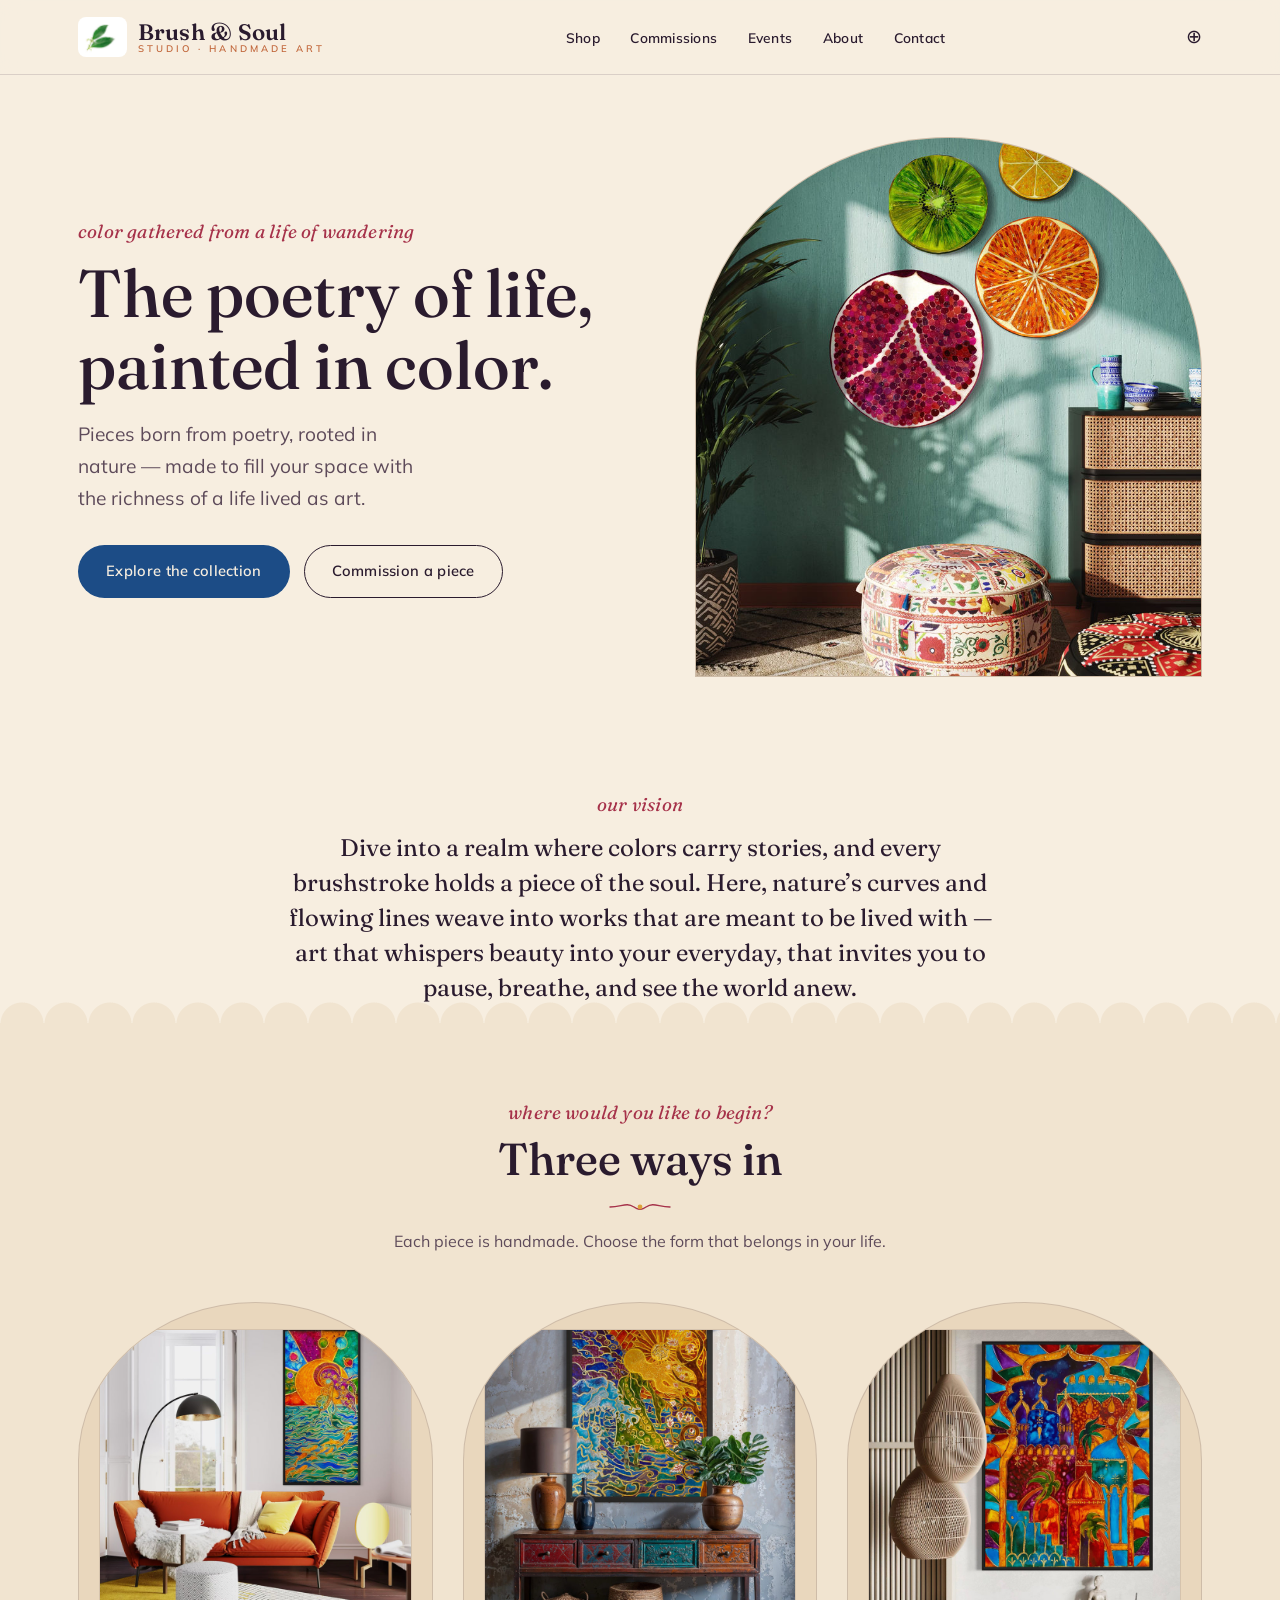
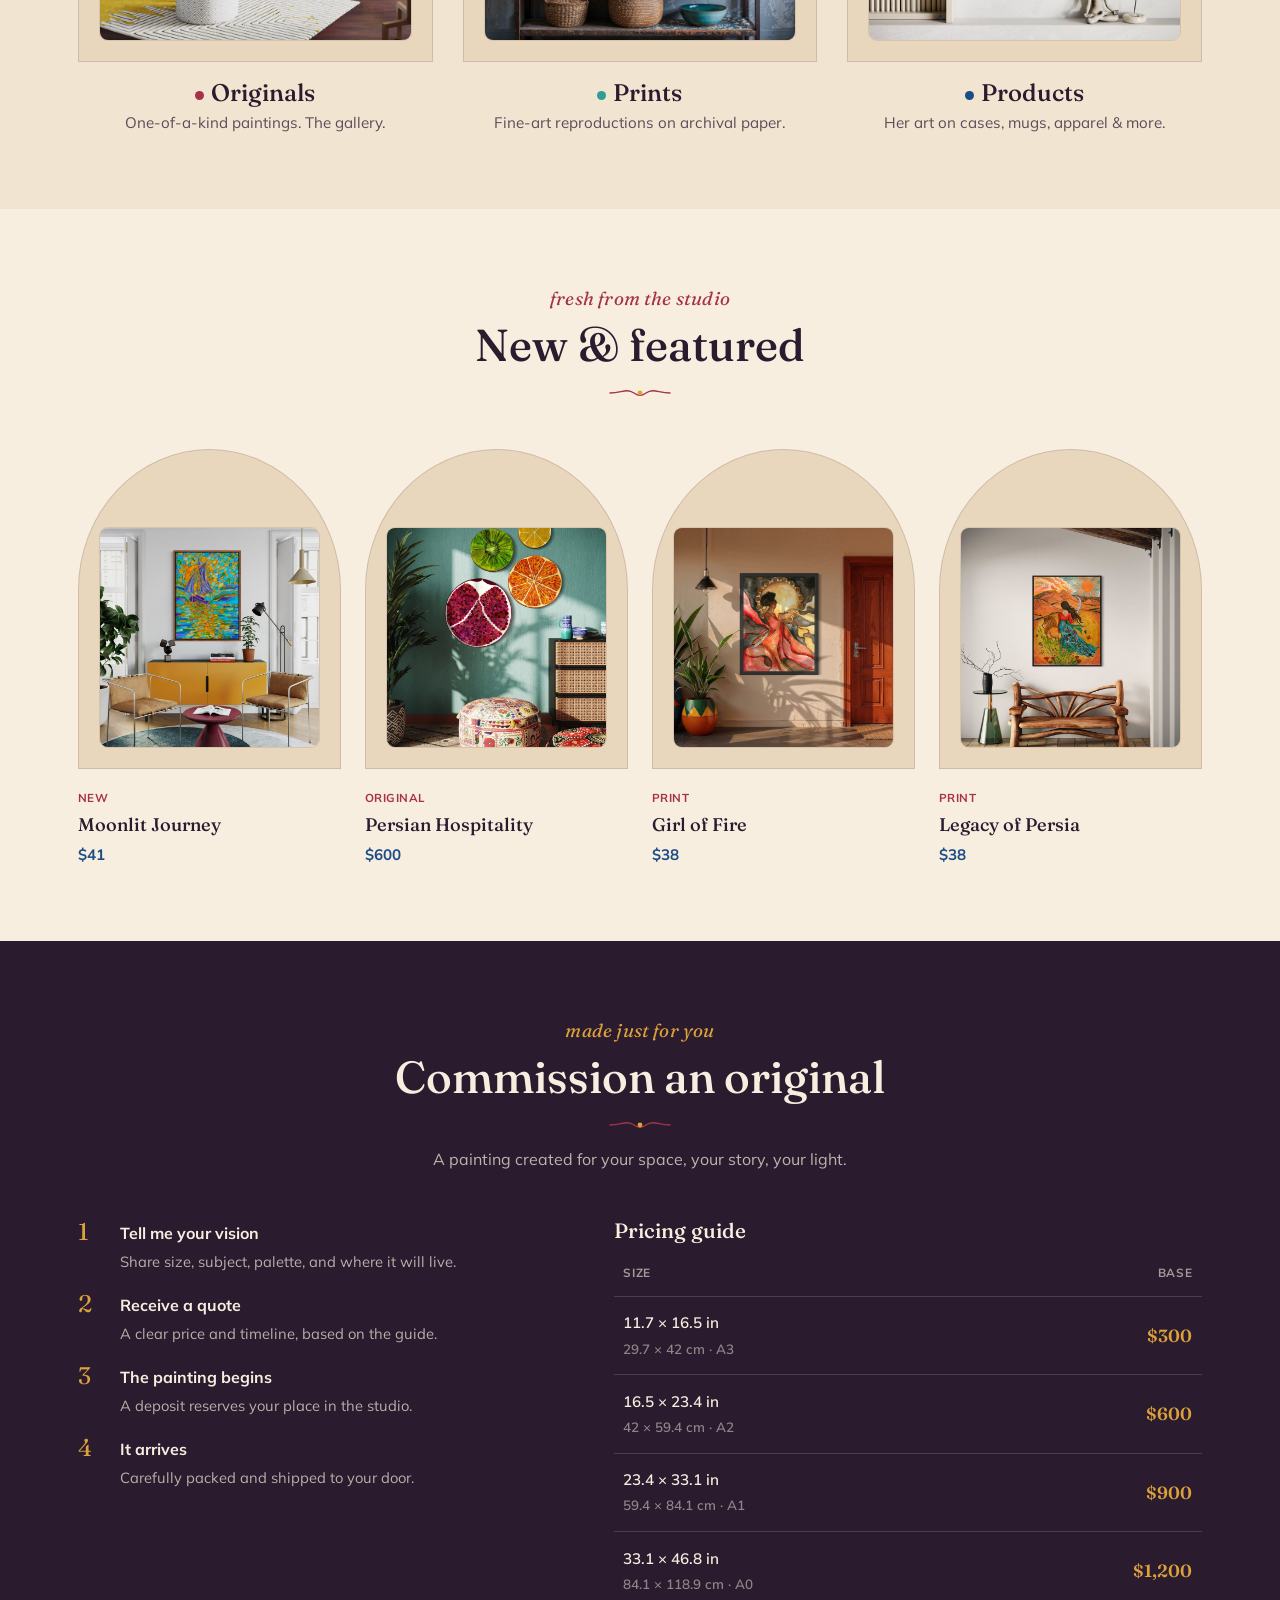
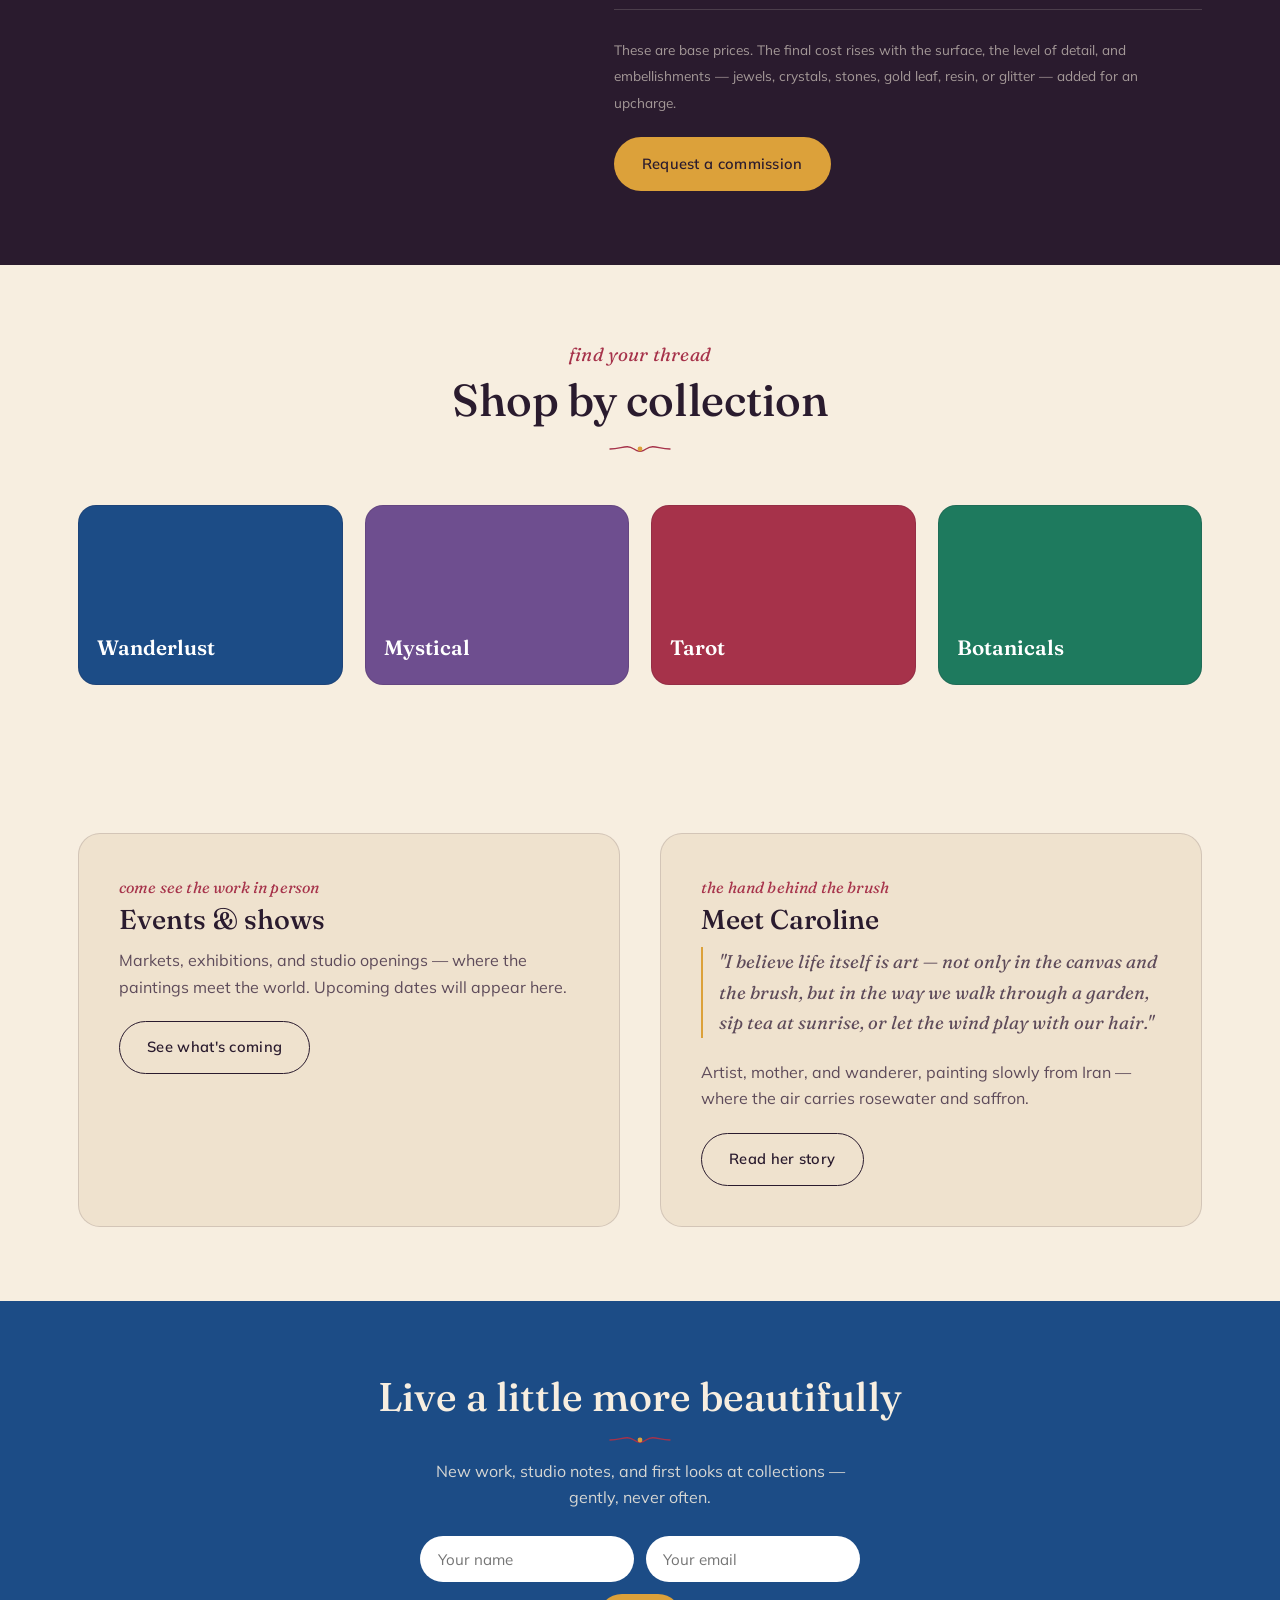
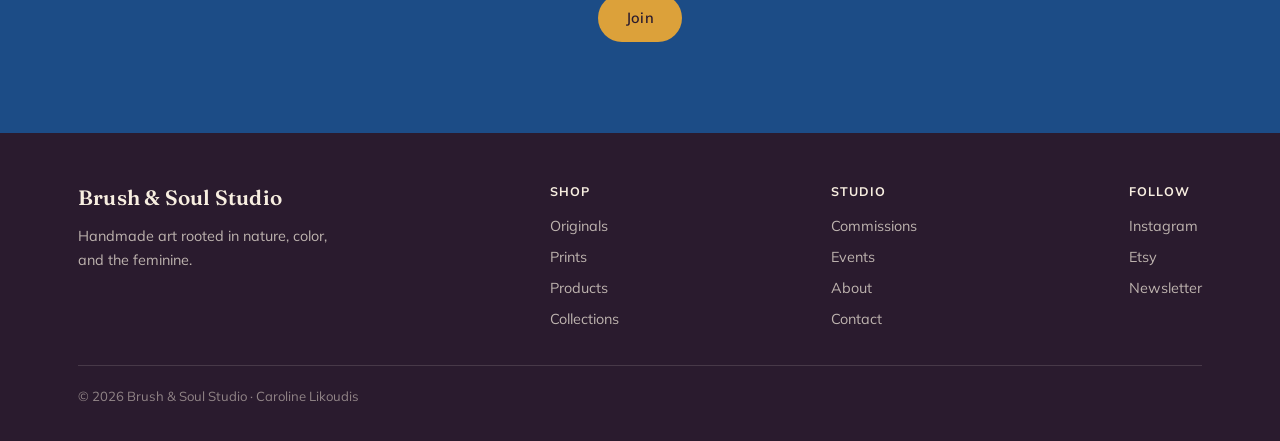
<file: index.html>
<!DOCTYPE html>
<html lang="en">
<head>
<meta charset="UTF-8">
<meta name="viewport" content="width=device-width, initial-scale=1.0">
<title>Brush &amp; Soul Studio — handmade art by Caroline</title>
<meta name="description" content="Handmade, vibrant art rooted in nature, feminine wisdom, and Persian color. Original paintings, fine-art prints, and commissions by Caroline.">
<link rel="preconnect" href="https://fonts.googleapis.com">
<link rel="preconnect" href="https://fonts.gstatic.com" crossorigin>
<link href="https://fonts.googleapis.com/css2?family=Fraunces:ital,opsz,wght@0,9..144,400;0,9..144,500;0,9..144,600;1,9..144,400;1,9..144,500&family=Mulish:wght@400;500;600;700&display=swap" rel="stylesheet">
<link rel="stylesheet" href="styles.css">
<link rel="icon" type="image/jpeg" href="assets/logo.jpg">
<meta property="og:type" content="website">
<meta property="og:site_name" content="Brush & Soul Studio">
<meta property="og:image" content="https://liquid1188.github.io/brush-and-soul-studio/assets/persian-hospitality.jpg">
</head>
<body>

<header>
  <div class="wrap nav">
    <a class="brand" href="#" aria-label="Brush and Soul Studio home">
      <img src="assets/logo.jpg" alt="" class="brand-mark"><span class="brand-txt">Brush &amp; Soul<small>studio · handmade art</small></span>
    </a>
    <nav aria-label="Primary">
      <ul class="menu">
        <li><a href="shop.html">Shop</a></li>
        <li><a href="commissions.html">Commissions</a></li>
        <li><a href="events.html">Events</a></li>
        <li><a href="about.html">About</a></li>
        <li><a href="contact.html">Contact</a></li>
      </ul>
    </nav>
    <div class="navbtns">
      <a href="#" class="icon-cart" aria-label="Cart">⊕</a>
      <button class="burger" aria-label="Open menu" onclick="document.querySelector('.menu').style.display='flex'">☰</button>
    </div>
  </div>
</header>

<main>

  <section class="hero">
    <div class="wrap hero-grid">
      <div class="reveal">
        <span class="eyebrow">color gathered from a life of wandering</span>
        <h1>The poetry of life, painted in color.</h1>
        <p class="lead">Pieces born from poetry, rooted in nature &mdash; made to fill your space with the richness of a life lived as art.</p>
        <div class="hero-cta">
          <a href="shop.html" class="btn btn-primary">Explore the collection</a>
          <a href="commissions.html" class="btn btn-ghost">Commission a piece</a>
        </div>
      </div>
      <div class="hero-art arch fill reveal"><img class="art-img" src="assets/persian-hospitality.jpg" alt="Persian Hospitality — artwork by Caroline"></div>
    </div>
  </section>

  <section style="padding:34px 0 18px">
    <div class="wrap" style="max-width:780px;text-align:center">
      <span class="eyebrow reveal">our vision</span>
      <p class="reveal" style="font-family:var(--display);font-size:1.5rem;line-height:1.45;color:var(--ink);margin-top:.7rem">Dive into a realm where colors carry stories, and every brushstroke holds a piece of the soul. Here, nature&rsquo;s curves and flowing lines weave into works that are meant to be lived with &mdash; art that whispers beauty into your everyday, that invites you to pause, breathe, and see the world anew.</p>
    </div>
  </section>

  <section class="cats" id="shop">
    <div class="wrap">
      <div class="sec-head reveal">
        <span class="eyebrow">where would you like to begin?</span>
        <h2>Three ways in</h2>
        <p>Each piece is handmade. Choose the form that belongs in your life.</p>
      </div>
      <div class="cat-grid">
        <a class="cat reveal" href="shop.html?category=originals">
          <div class="arch"><img class="art-img" src="assets/natures-legacy.jpg" alt="Original works"></div>
          <h3><span class="dot" style="background:var(--pomegranate)"></span>Originals</h3>
          <p>One-of-a-kind paintings. The gallery.</p>
        </a>
        <a class="cat reveal" href="shop.html?category=prints">
          <div class="arch"><img class="art-img" src="assets/into-the-unseen.jpg" alt="Prints"></div>
          <h3><span class="dot" style="background:var(--turquoise)"></span>Prints</h3>
          <p>Fine-art reproductions on archival paper.</p>
        </a>
        <a class="cat reveal" href="shop.html?category=products">
          <div class="arch"><img class="art-img" src="assets/city-of-dreams.jpg" alt="Products"></div>
          <h3><span class="dot" style="background:var(--lapis)"></span>Products</h3>
          <p>Her art on cases, mugs, apparel &amp; more.</p>
        </a>
      </div>
    </div>
  </section>

  <section>
    <div class="wrap">
      <div class="sec-head reveal">
        <span class="eyebrow">fresh from the studio</span>
        <h2>New &amp; featured</h2>
      </div>
      <div class="feat-grid">
        <article class="card reveal">
          <div class="arch"><img class="art-img" src="assets/moonlit-journey.jpg" alt="Moonlit Journey"></div>
          <span class="tag">New</span>
          <h4>Moonlit Journey</h4>
          <div class="price">$41</div>
        </article>
        <article class="card reveal">
          <div class="arch"><img class="art-img" src="assets/persian-hospitality.jpg" alt="Persian Hospitality"></div>
          <span class="tag">Original</span>
          <h4>Persian Hospitality</h4>
          <div class="price">$600</div>
        </article>
        <article class="card reveal">
          <div class="arch"><img class="art-img" src="assets/girl-of-fire.jpg" alt="Girl of Fire"></div>
          <span class="tag">Print</span>
          <h4>Girl of Fire</h4>
          <div class="price">$38</div>
        </article>
        <article class="card reveal">
          <div class="arch"><img class="art-img" src="assets/legacy-of-persia.jpg" alt="Legacy of Persia"></div>
          <span class="tag">Print</span>
          <h4>Legacy of Persia</h4>
          <div class="price">$38</div>
        </article>
      </div>
    </div>
  </section>

  <section class="comm" id="commissions">
    <div class="wrap">
      <div class="sec-head reveal">
        <span class="eyebrow">made just for you</span>
        <h2>Commission an original</h2>
        <p>A painting created for your space, your story, your light.</p>
      </div>
      <div class="comm-grid">
        <div class="reveal">
          <ol class="steps">
            <li><span class="n">1</span><div><strong>Tell me your vision</strong><span>Share size, subject, palette, and where it will live.</span></div></li>
            <li><span class="n">2</span><div><strong>Receive a quote</strong><span>A clear price and timeline, based on the guide.</span></div></li>
            <li><span class="n">3</span><div><strong>The painting begins</strong><span>A deposit reserves your place in the studio.</span></div></li>
            <li><span class="n">4</span><div><strong>It arrives</strong><span>Carefully packed and shipped to your door.</span></div></li>
          </ol>
        </div>
        <div class="reveal">
          <h3 style="font-size:1.3rem;margin-bottom:.4rem">Pricing guide</h3>
          <table class="ptable">
            <thead>
              <tr><th>Size</th><th></th><th style="text-align:right">Base</th></tr>
            </thead>
            <tbody>
              <tr><td class="dim">11.7 × 16.5 in<br><span class="aka">29.7 × 42 cm · A3</span></td><td></td><td class="amt">$300</td></tr>
              <tr><td class="dim">16.5 × 23.4 in<br><span class="aka">42 × 59.4 cm · A2</span></td><td></td><td class="amt">$600</td></tr>
              <tr><td class="dim">23.4 × 33.1 in<br><span class="aka">59.4 × 84.1 cm · A1</span></td><td></td><td class="amt">$900</td></tr>
              <tr><td class="dim">33.1 × 46.8 in<br><span class="aka">84.1 × 118.9 cm · A0</span></td><td></td><td class="amt">$1,200</td></tr>
            </tbody>
          </table>
          <small class="note">These are base prices. The final cost rises with the surface, the level of detail, and embellishments &mdash; jewels, crystals, stones, gold leaf, resin, or glitter &mdash; added for an upcharge.</small>
          <div style="margin-top:1.4rem"><a href="commissions.html" class="btn btn-saffron">Request a commission</a></div>
        </div>
      </div>
    </div>
  </section>

  <section>
    <div class="wrap">
      <div class="sec-head reveal">
        <span class="eyebrow">find your thread</span>
        <h2>Shop by collection</h2>
      </div>
      <div class="coll-grid">
        <a class="coll c-persian reveal" href="#">Wanderlust</a>
        <a class="coll c-mystical reveal" href="#">Mystical</a>
        <a class="coll c-tarot reveal" href="#">Tarot</a>
        <a class="coll c-floral reveal" href="#">Botanicals</a>
      </div>
    </div>
  </section>

  <section id="events">
    <div class="wrap split">
      <div class="panel reveal">
        <span class="eyebrow">come see the work in person</span>
        <h3>Events &amp; shows</h3>
        <p>Markets, exhibitions, and studio openings — where the paintings meet the world. Upcoming dates will appear here.</p>
        <a href="events.html" class="btn btn-ghost">See what's coming</a>
      </div>
      <div class="panel reveal" id="about">
        <span class="eyebrow">the hand behind the brush</span>
        <h3>Meet Caroline</h3>
        <p class="about-quote">"I believe life itself is art — not only in the canvas and the brush, but in the way we walk through a garden, sip tea at sunrise, or let the wind play with our hair."</p>
        <p>Artist, mother, and wanderer, painting slowly from Iran — where the air carries rosewater and saffron.</p>
        <a href="about.html" class="btn btn-ghost">Read her story</a>
      </div>
    </div>
  </section>

  <section class="news" id="contact">
    <div class="wrap reveal">
      <h2>Live a little more beautifully</h2>
      <p>New work, studio notes, and first looks at collections — gently, never often.</p>
      <form id="news-form" onsubmit="bsSubscribe(event)">
        <input id="news-name" type="text" placeholder="Your name" aria-label="Your name">
        <input id="news-email" type="email" required placeholder="Your email" aria-label="Your email">
        <button class="btn btn-primary" type="submit">Join</button>
        <span id="news-status" style="flex-basis:100%;font-size:.9rem;color:rgba(248,241,230,.85);margin-top:.4rem"></span>
      </form>
    </div>
  </section>

</main>

<footer>
  <div class="wrap">
    <div class="foot-grid">
      <div style="max-width:260px">
        <div class="brand" style="font-family:var(--display);font-size:1.3rem;font-weight:600">Brush &amp; Soul Studio</div>
        <p style="margin-top:.6rem">Handmade art rooted in nature, color, and the feminine.</p>
      </div>
      <div class="foot-col">
        <h5>Shop</h5>
        <a href="#">Originals</a><a href="#">Prints</a><a href="#">Products</a><a href="#">Collections</a>
      </div>
      <div class="foot-col">
        <h5>Studio</h5>
        <a href="commissions.html">Commissions</a><a href="events.html">Events</a><a href="about.html">About</a><a href="contact.html">Contact</a>
      </div>
      <div class="foot-col">
        <h5>Follow</h5>
        <a href="https://www.instagram.com/likoudesigns" target="_blank" rel="noopener">Instagram</a><a href="https://www.etsy.com/shop/Likoudesigns" target="_blank" rel="noopener">Etsy</a><a href="index.html#contact">Newsletter</a>
      </div>
    </div>
    <div class="foot-bottom">© <span id="yr"></span> Brush &amp; Soul Studio · Caroline Likoudis</div>
  </div>
</footer>

<script>
  document.getElementById('yr').textContent=new Date().getFullYear();
  const io=new IntersectionObserver((es)=>{es.forEach(e=>{if(e.isIntersecting){e.target.classList.add('in');io.unobserve(e.target)}})},{threshold:.12});
  document.querySelectorAll('.reveal').forEach(el=>io.observe(el));
</script>
<script>
const SUBSCRIBE_ENDPOINT='https://brush-and-soul-subscribe.vercel.app/api/subscribe';
function bsSubscribe(e){e.preventDefault();var f=e.target,s=document.getElementById('news-status');
  var name=document.getElementById('news-name').value.trim();var email=document.getElementById('news-email').value.trim();
  s.textContent='Joining\u2026';
  fetch(SUBSCRIBE_ENDPOINT,{method:'POST',headers:{'Content-Type':'application/json'},body:JSON.stringify({name:name,email:email})})
   .then(function(r){if(!r.ok)throw 0;s.textContent="Thank you \u2014 you're on the list.";f.reset();})
   .catch(function(){s.textContent="Hmm, that didn't go through. Please try again.";});}
</script>
</body>
</html>
</file>
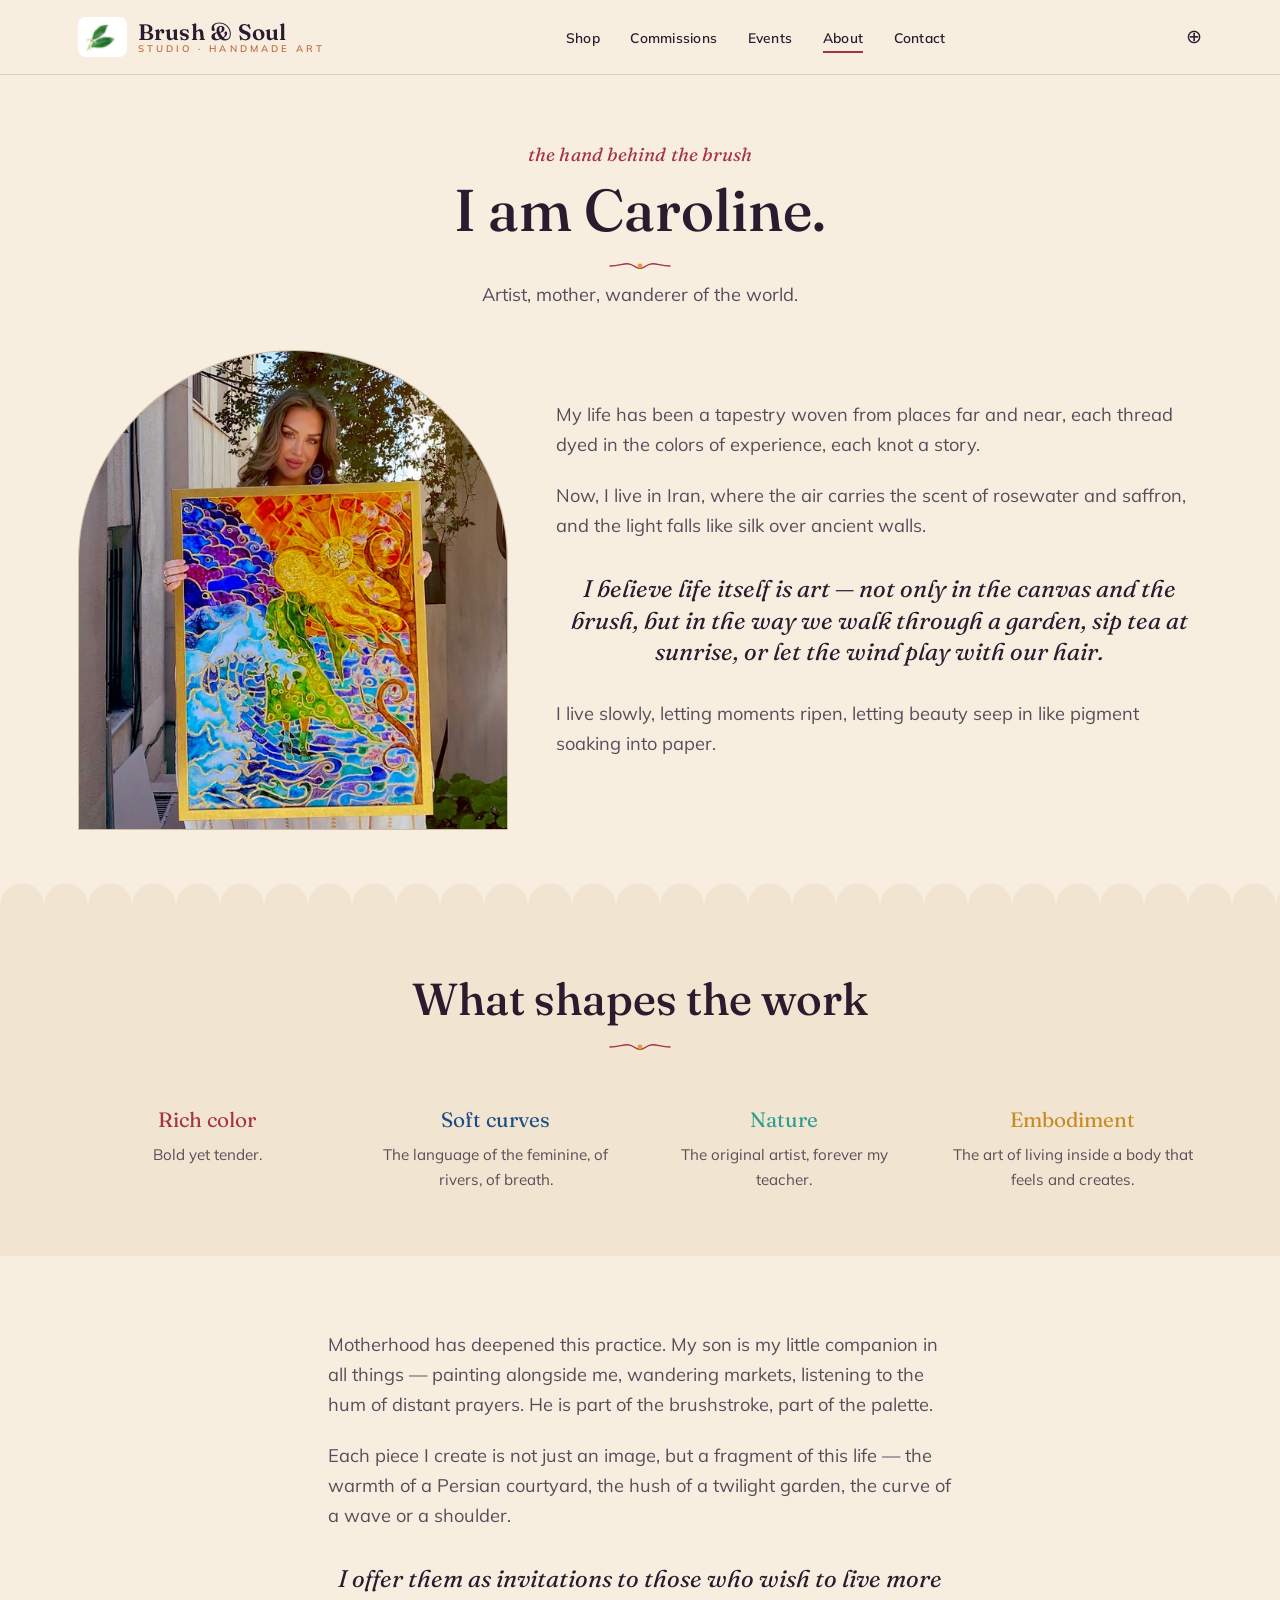
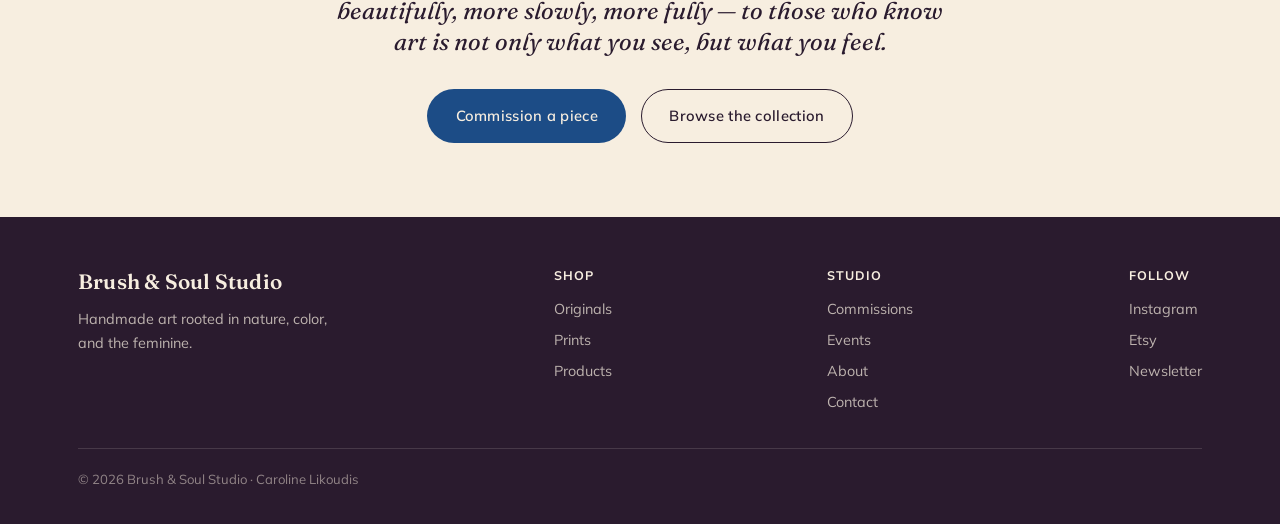
<file: about.html>
<!DOCTYPE html>
<html lang="en">
<head>
<meta charset="UTF-8">
<meta name="viewport" content="width=device-width, initial-scale=1.0">
<title>About Caroline — Brush &amp; Soul Studio</title>
<meta name="description" content="Meet Caroline — artist, mother, and wanderer, painting slowly from Iran where the air carries rosewater and saffron.">
<link rel="preconnect" href="https://fonts.googleapis.com">
<link rel="preconnect" href="https://fonts.gstatic.com" crossorigin>
<link href="https://fonts.googleapis.com/css2?family=Fraunces:ital,opsz,wght@0,9..144,400;0,9..144,500;0,9..144,600;1,9..144,400;1,9..144,500&family=Mulish:wght@400;500;600;700&display=swap" rel="stylesheet">
<link rel="stylesheet" href="styles.css">
<link rel="icon" type="image/jpeg" href="assets/logo.jpg">
<meta property="og:type" content="website">
<meta property="og:site_name" content="Brush & Soul Studio">
<meta property="og:image" content="https://liquid1188.github.io/brush-and-soul-studio/assets/persian-hospitality.jpg">
</head>
<body>

<header>
  <div class="wrap nav">
    <a class="brand" href="index.html" aria-label="Brush and Soul Studio home">
      <img src="assets/logo.jpg" alt="" class="brand-mark"><span class="brand-txt">Brush &amp; Soul<small>studio · handmade art</small></span>
    </a>
    <nav aria-label="Primary">
      <ul class="menu">
        <li><a href="shop.html">Shop</a></li>
        <li><a href="commissions.html">Commissions</a></li>
        <li><a href="events.html">Events</a></li>
        <li><a href="about.html" class="active">About</a></li>
        <li><a href="contact.html">Contact</a></li>
      </ul>
    </nav>
    <div class="navbtns">
      <a href="#" class="icon-cart" aria-label="Cart">⊕</a>
      <button class="burger" aria-label="Open menu" onclick="document.querySelector('.menu').style.display='flex'">☰</button>
    </div>
  </div>
</header>

<main>

  <section class="page-hero">
    <div class="wrap reveal">
      <span class="eyebrow">the hand behind the brush</span>
      <h1>I am Caroline.</h1>
      <p>Artist, mother, wanderer of the world.</p>
    </div>
  </section>

  <section style="padding-top:14px">
    <div class="wrap about-grid">
      <div class="arch fill reveal"><img class="art-img" src="assets/portrait.jpg" alt="Caroline in her studio"></div>
      <div class="prose reveal" style="margin:0">
        <p>My life has been a tapestry woven from places far and near, each thread dyed in the colors of experience, each knot a story.</p>
        <p>Now, I live in Iran, where the air carries the scent of rosewater and saffron, and the light falls like silk over ancient walls.</p>
        <p class="pull">I believe life itself is art — not only in the canvas and the brush, but in the way we walk through a garden, sip tea at sunrise, or let the wind play with our hair.</p>
        <p>I live slowly, letting moments ripen, letting beauty seep in like pigment soaking into paper.</p>
      </div>
    </div>
  </section>

  <section class="cats" style="padding:64px 0">
    <div class="wrap">
      <div class="sec-head reveal"><h2>What shapes the work</h2></div>
      <div class="cat-grid reveal" style="grid-template-columns:repeat(4,1fr)">
        <div style="text-align:center"><div style="font-family:var(--display);font-size:1.3rem;color:var(--pomegranate);margin-bottom:.3rem">Rich color</div><p style="color:var(--ink-soft);font-size:.95rem">Bold yet tender.</p></div>
        <div style="text-align:center"><div style="font-family:var(--display);font-size:1.3rem;color:var(--lapis);margin-bottom:.3rem">Soft curves</div><p style="color:var(--ink-soft);font-size:.95rem">The language of the feminine, of rivers, of breath.</p></div>
        <div style="text-align:center"><div style="font-family:var(--display);font-size:1.3rem;color:var(--turquoise);margin-bottom:.3rem">Nature</div><p style="color:var(--ink-soft);font-size:.95rem">The original artist, forever my teacher.</p></div>
        <div style="text-align:center"><div style="font-family:var(--display);font-size:1.3rem;color:var(--saffron-deep);margin-bottom:.3rem">Embodiment</div><p style="color:var(--ink-soft);font-size:.95rem">The art of living inside a body that feels and creates.</p></div>
      </div>
    </div>
  </section>

  <section>
    <div class="wrap prose reveal">
      <p>Motherhood has deepened this practice. My son is my little companion in all things — painting alongside me, wandering markets, listening to the hum of distant prayers. He is part of the brushstroke, part of the palette.</p>
      <p>Each piece I create is not just an image, but a fragment of this life — the warmth of a Persian courtyard, the hush of a twilight garden, the curve of a wave or a shoulder.</p>
      <p class="pull">I offer them as invitations to those who wish to live more beautifully, more slowly, more fully — to those who know art is not only what you see, but what you feel.</p>
      <div style="text-align:center;margin-top:2rem"><a href="commissions.html" class="btn btn-primary">Commission a piece</a> &nbsp; <a href="shop.html" class="btn btn-ghost">Browse the collection</a></div>
    </div>
  </section>

</main>

<footer>
  <div class="wrap">
    <div class="foot-grid">
      <div style="max-width:260px">
        <div class="brand" style="font-family:var(--display);font-size:1.3rem;font-weight:600">Brush &amp; Soul Studio</div>
        <p style="margin-top:.6rem">Handmade art rooted in nature, color, and the feminine.</p>
      </div>
      <div class="foot-col"><h5>Shop</h5><a href="shop.html">Originals</a><a href="shop.html">Prints</a><a href="shop.html">Products</a></div>
      <div class="foot-col"><h5>Studio</h5><a href="commissions.html">Commissions</a><a href="events.html">Events</a><a href="about.html">About</a><a href="contact.html">Contact</a></div>
      <div class="foot-col"><h5>Follow</h5><a href="https://www.instagram.com/likoudesigns" target="_blank" rel="noopener">Instagram</a><a href="https://www.etsy.com/shop/Likoudesigns" target="_blank" rel="noopener">Etsy</a><a href="index.html#contact">Newsletter</a></div>
    </div>
    <div class="foot-bottom">© <span id="yr"></span> Brush &amp; Soul Studio · Caroline Likoudis</div>
  </div>
</footer>

<script>
  document.getElementById('yr').textContent=new Date().getFullYear();
  const io=new IntersectionObserver((es)=>{es.forEach(e=>{if(e.isIntersecting){e.target.classList.add('in');io.unobserve(e.target)}})},{threshold:.1});
  document.querySelectorAll('.reveal').forEach(el=>io.observe(el));
</script>
</body>
</html>
</file>
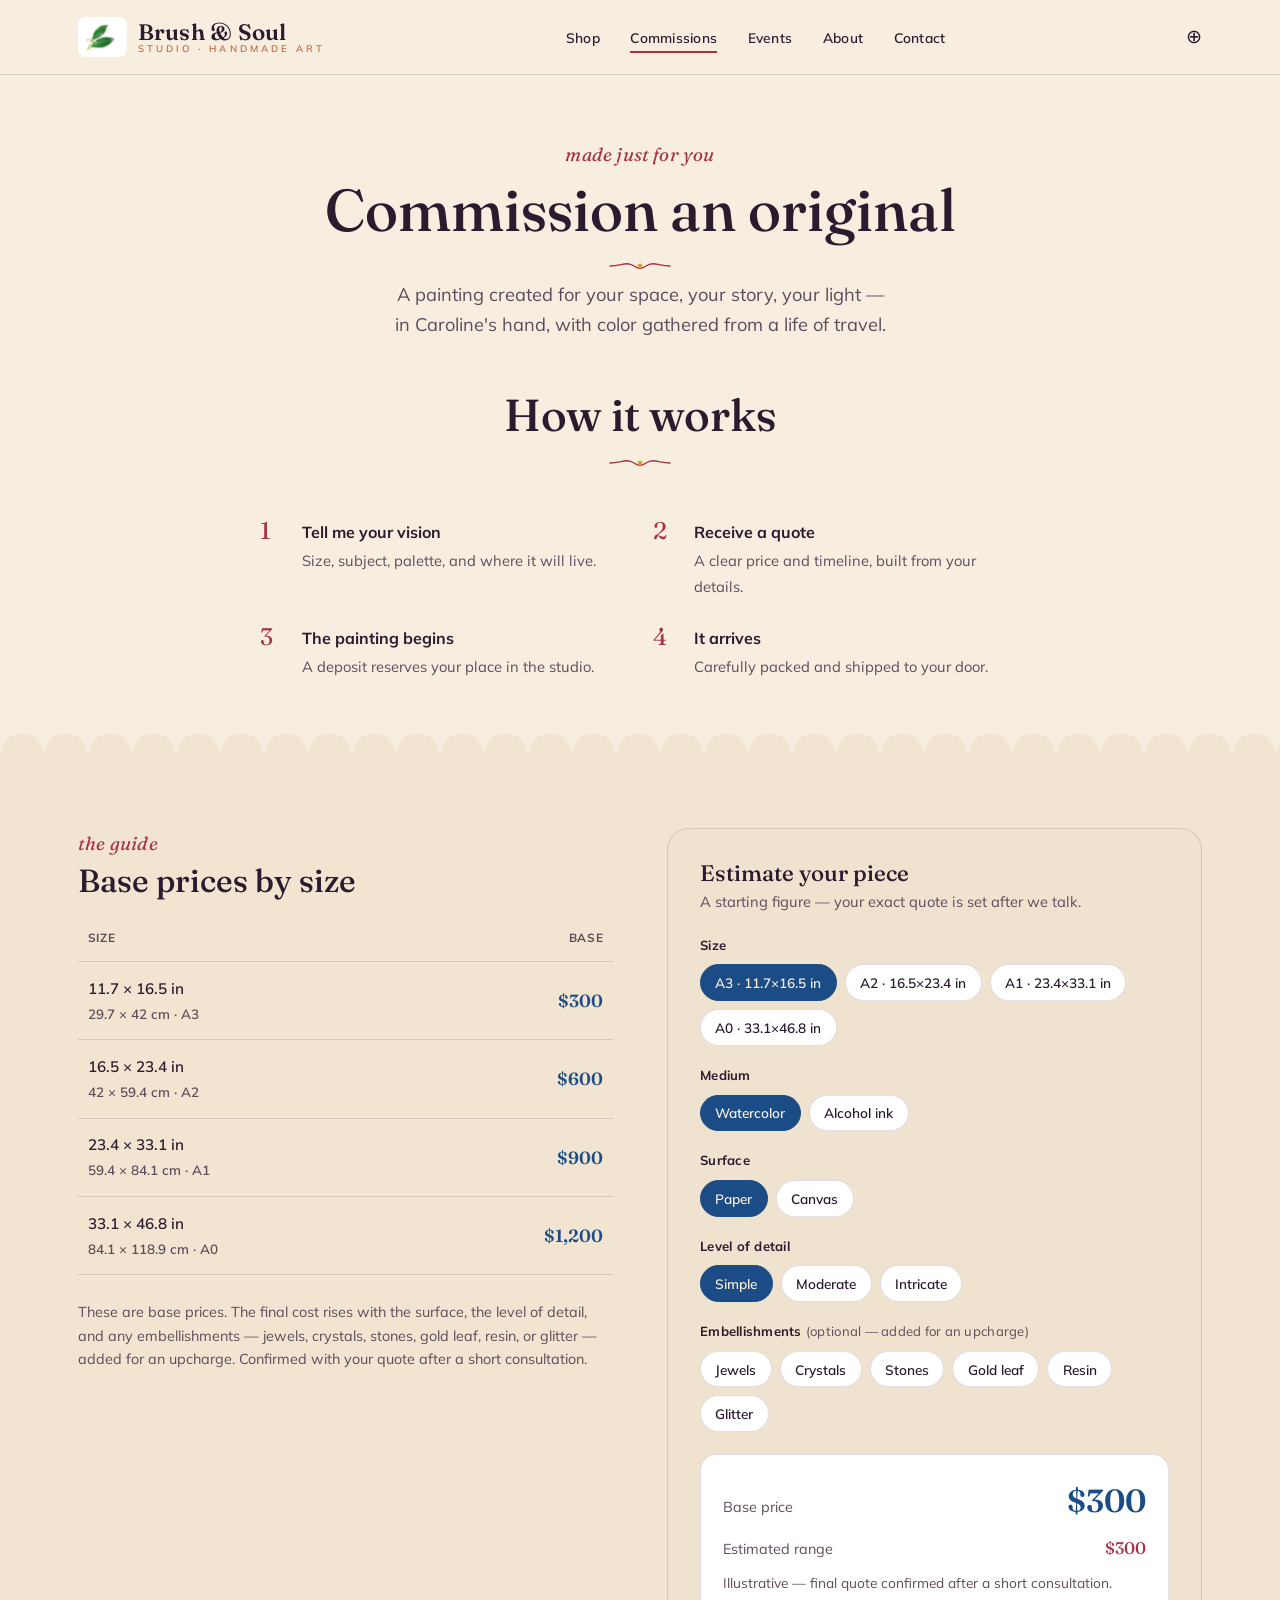
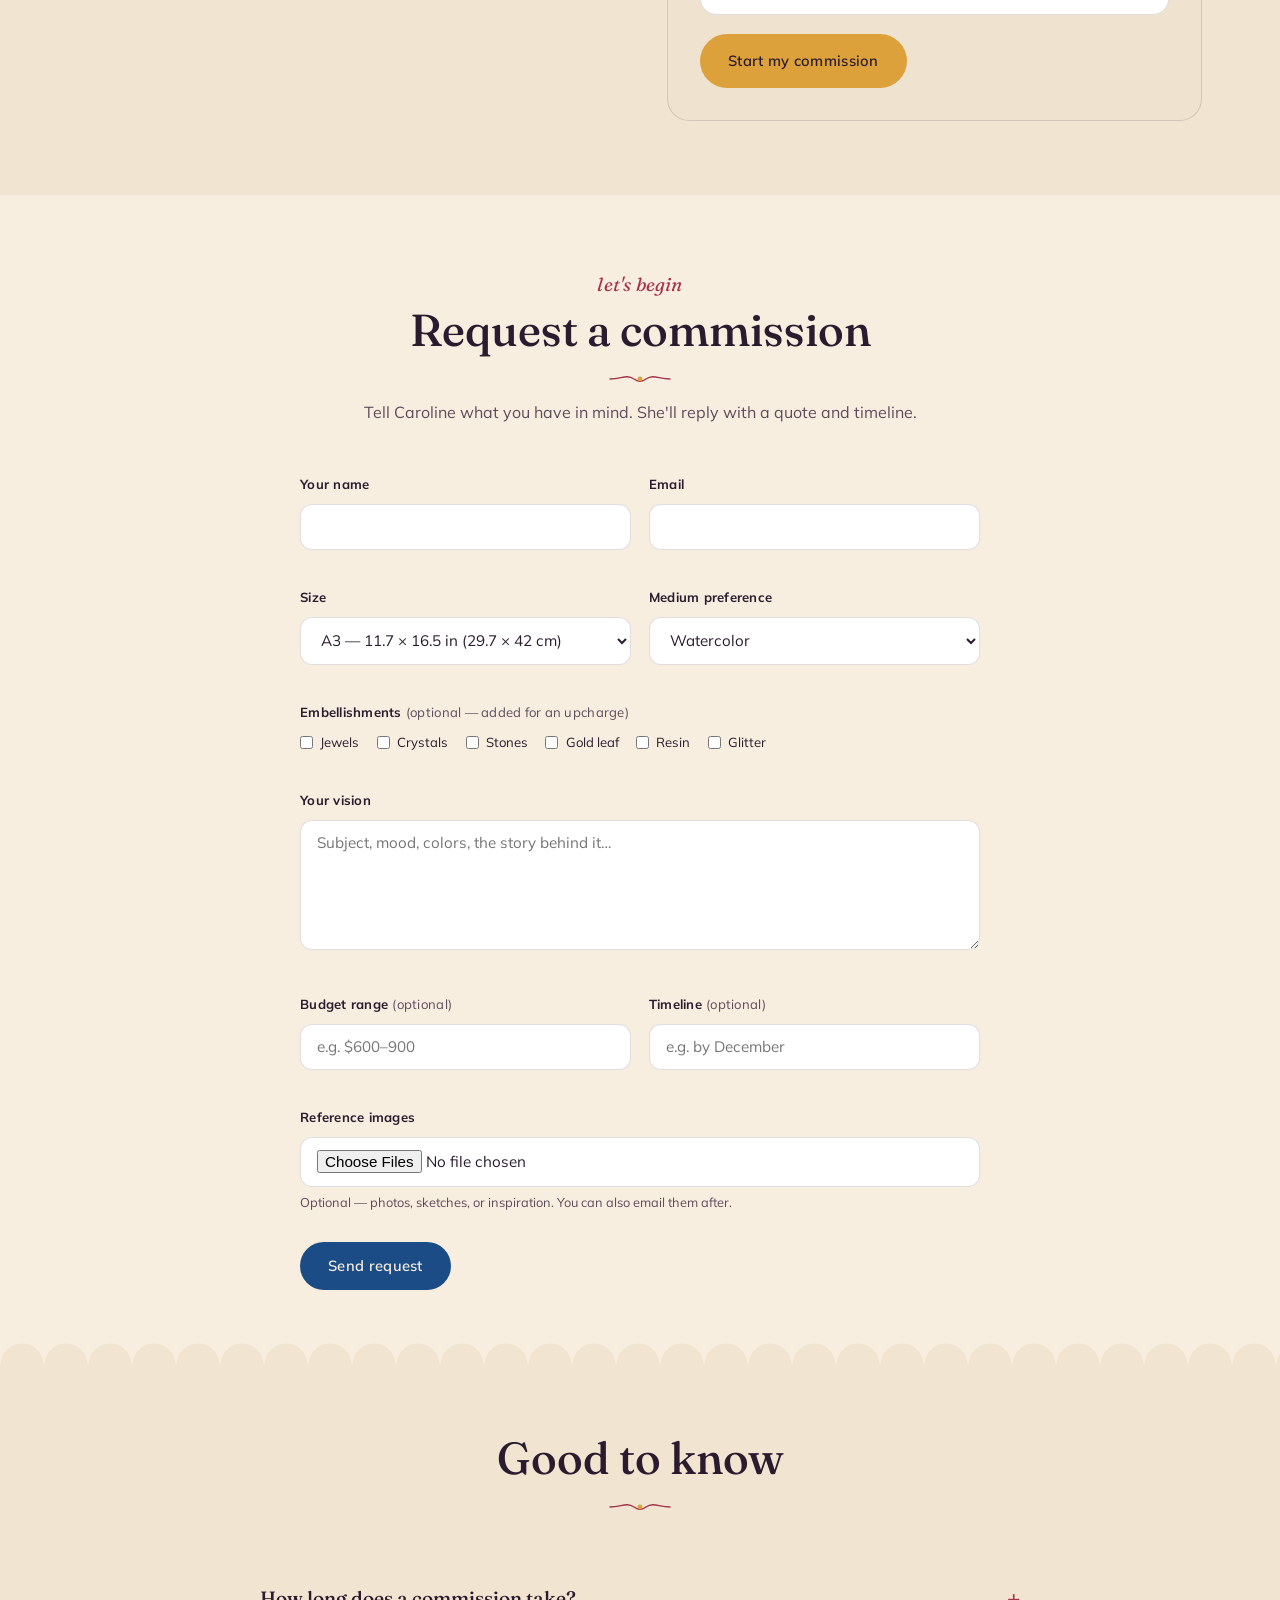
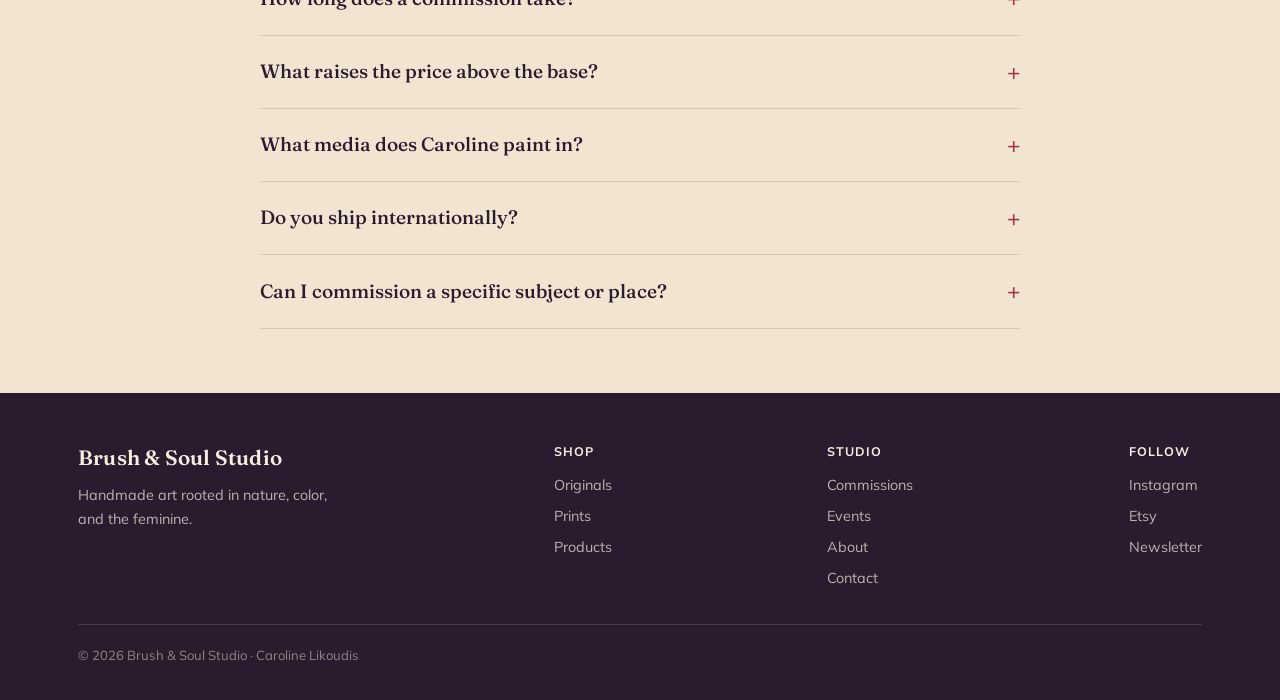
<file: commissions.html>
<!DOCTYPE html>
<html lang="en">
<head>
<meta charset="UTF-8">
<meta name="viewport" content="width=device-width, initial-scale=1.0">
<title>Commissions — Brush &amp; Soul Studio</title>
<meta name="description" content="Commission an original painting from Caroline. Pricing guide, intake form, and how the process works.">
<link rel="preconnect" href="https://fonts.googleapis.com">
<link rel="preconnect" href="https://fonts.gstatic.com" crossorigin>
<link href="https://fonts.googleapis.com/css2?family=Fraunces:ital,opsz,wght@0,9..144,400;0,9..144,500;0,9..144,600;1,9..144,400;1,9..144,500&family=Mulish:wght@400;500;600;700&display=swap" rel="stylesheet">
<link rel="stylesheet" href="styles.css">
<link rel="icon" type="image/jpeg" href="assets/logo.jpg">
<meta property="og:type" content="website">
<meta property="og:site_name" content="Brush & Soul Studio">
<meta property="og:image" content="https://liquid1188.github.io/brush-and-soul-studio/assets/persian-hospitality.jpg">
</head>
<body>

<header>
  <div class="wrap nav">
    <a class="brand" href="index.html" aria-label="Brush and Soul Studio home">
      <img src="assets/logo.jpg" alt="" class="brand-mark"><span class="brand-txt">Brush &amp; Soul<small>studio · handmade art</small></span>
    </a>
    <nav aria-label="Primary">
      <ul class="menu">
        <li><a href="shop.html">Shop</a></li>
        <li><a href="commissions.html" class="active">Commissions</a></li>
        <li><a href="events.html">Events</a></li>
        <li><a href="about.html">About</a></li>
        <li><a href="contact.html">Contact</a></li>
      </ul>
    </nav>
    <div class="navbtns">
      <a href="#" class="icon-cart" aria-label="Cart">&#8853;</a>
      <button class="burger" aria-label="Open menu" onclick="document.querySelector('.menu').style.display='flex'">&#9776;</button>
    </div>
  </div>
</header>

<main>

  <section class="page-hero">
    <div class="wrap reveal">
      <span class="eyebrow">made just for you</span>
      <h1>Commission an original</h1>
      <p>A painting created for your space, your story, your light &mdash; in Caroline's hand, with color gathered from a life of travel.</p>
    </div>
  </section>

  <section style="padding-top:18px">
    <div class="wrap">
      <div class="sec-head reveal"><h2>How it works</h2></div>
      <ol class="steps reveal" style="max-width:760px;margin:0 auto;grid-template-columns:1fr 1fr;display:grid;gap:1.6rem">
        <li><span class="n" style="color:var(--pomegranate)">1</span><div><strong style="color:var(--ink)">Tell me your vision</strong><span style="color:var(--ink-soft)">Size, subject, palette, and where it will live.</span></div></li>
        <li><span class="n" style="color:var(--pomegranate)">2</span><div><strong style="color:var(--ink)">Receive a quote</strong><span style="color:var(--ink-soft)">A clear price and timeline, built from your details.</span></div></li>
        <li><span class="n" style="color:var(--pomegranate)">3</span><div><strong style="color:var(--ink)">The painting begins</strong><span style="color:var(--ink-soft)">A deposit reserves your place in the studio.</span></div></li>
        <li><span class="n" style="color:var(--pomegranate)">4</span><div><strong style="color:var(--ink)">It arrives</strong><span style="color:var(--ink-soft)">Carefully packed and shipped to your door.</span></div></li>
      </ol>
    </div>
  </section>

  <section class="cats">
    <div class="wrap">
      <div class="comm-grid" style="grid-template-columns:1fr 1fr;align-items:start">
        <div class="reveal">
          <span class="eyebrow">the guide</span>
          <h2 style="font-size:2rem;margin:.3rem 0 1rem">Base prices by size</h2>
          <table class="ptable ptable-light">
            <thead><tr><th>Size</th><th></th><th style="text-align:right">Base</th></tr></thead>
            <tbody>
              <tr><td class="dim">11.7 &times; 16.5 in<br><span class="aka">29.7 &times; 42 cm &middot; A3</span></td><td></td><td class="amt">$300</td></tr>
              <tr><td class="dim">16.5 &times; 23.4 in<br><span class="aka">42 &times; 59.4 cm &middot; A2</span></td><td></td><td class="amt">$600</td></tr>
              <tr><td class="dim">23.4 &times; 33.1 in<br><span class="aka">59.4 &times; 84.1 cm &middot; A1</span></td><td></td><td class="amt">$900</td></tr>
              <tr><td class="dim">33.1 &times; 46.8 in<br><span class="aka">84.1 &times; 118.9 cm &middot; A0</span></td><td></td><td class="amt">$1,200</td></tr>
            </tbody>
          </table>
          <p style="color:var(--ink-soft);font-size:.9rem">These are base prices. The final cost rises with the surface, the level of detail, and any embellishments &mdash; jewels, crystals, stones, gold leaf, resin, or glitter &mdash; added for an upcharge. Confirmed with your quote after a short consultation.</p>
        </div>

        <div class="estimator reveal">
          <h3>Estimate your piece</h3>
          <p class="sub">A starting figure &mdash; your exact quote is set after we talk.</p>

          <div class="field">
            <label>Size</label>
            <div class="seg" id="seg-size" role="group" aria-label="Size">
              <button type="button" data-v="A3" aria-pressed="true">A3 &middot; 11.7&times;16.5 in</button>
              <button type="button" data-v="A2" aria-pressed="false">A2 &middot; 16.5&times;23.4 in</button>
              <button type="button" data-v="A1" aria-pressed="false">A1 &middot; 23.4&times;33.1 in</button>
              <button type="button" data-v="A0" aria-pressed="false">A0 &middot; 33.1&times;46.8 in</button>
            </div>
          </div>

          <div class="field">
            <label>Medium</label>
            <div class="seg" id="seg-medium" role="group" aria-label="Medium">
              <button type="button" data-v="watercolor" aria-pressed="true">Watercolor</button>
              <button type="button" data-v="alcohol-ink" aria-pressed="false">Alcohol ink</button>
            </div>
          </div>

          <div class="field">
            <label>Surface</label>
            <div class="seg" id="seg-surface" role="group" aria-label="Surface">
              <button type="button" data-v="paper" aria-pressed="true">Paper</button>
              <button type="button" data-v="canvas" aria-pressed="false">Canvas</button>
            </div>
          </div>

          <div class="field">
            <label>Level of detail</label>
            <div class="seg" id="seg-detail" role="group" aria-label="Level of detail">
              <button type="button" data-v="simple" aria-pressed="true">Simple</button>
              <button type="button" data-v="moderate" aria-pressed="false">Moderate</button>
              <button type="button" data-v="intricate" aria-pressed="false">Intricate</button>
            </div>
          </div>

          <div class="field" style="margin-bottom:.4rem">
            <label>Embellishments <span style="font-weight:400;color:var(--ink-soft)">(optional &mdash; added for an upcharge)</span></label>
            <div class="seg" id="seg-embellish" role="group" aria-label="Embellishments">
              <button type="button" data-v="jewels" aria-pressed="false">Jewels</button>
              <button type="button" data-v="crystals" aria-pressed="false">Crystals</button>
              <button type="button" data-v="stones" aria-pressed="false">Stones</button>
              <button type="button" data-v="gold-leaf" aria-pressed="false">Gold leaf</button>
              <button type="button" data-v="resin" aria-pressed="false">Resin</button>
              <button type="button" data-v="glitter" aria-pressed="false">Glitter</button>
            </div>
          </div>

          <div class="est-out">
            <div class="row"><span class="lab">Base price</span><span class="big" id="est-base">$300</span></div>
            <div class="row" style="margin-top:.4rem"><span class="lab">Estimated range</span><span class="range" id="est-range">$300</span></div>
            <p class="exp" id="est-exp"></p>
          </div>
          <div style="margin-top:1.2rem"><a href="#request" class="btn btn-saffron">Start my commission</a></div>
        </div>
      </div>
    </div>
  </section>

  <section id="request">
    <div class="wrap">
      <div class="sec-head reveal"><span class="eyebrow">let's begin</span><h2>Request a commission</h2><p>Tell Caroline what you have in mind. She'll reply with a quote and timeline.</p></div>
      <form class="form reveal" onsubmit="event.preventDefault();this.style.display='none';document.getElementById('thanks').style.display='block'">
        <div class="form-grid">
          <div class="field"><label for="f-name">Your name</label><input id="f-name" required></div>
          <div class="field"><label for="f-email">Email</label><input id="f-email" type="email" required></div>
          <div class="field"><label for="f-size">Size</label>
            <select id="f-size">
              <option>A3 &mdash; 11.7 &times; 16.5 in (29.7 &times; 42 cm)</option>
              <option>A2 &mdash; 16.5 &times; 23.4 in (42 &times; 59.4 cm)</option>
              <option>A1 &mdash; 23.4 &times; 33.1 in (59.4 &times; 84.1 cm)</option>
              <option>A0 &mdash; 33.1 &times; 46.8 in (84.1 &times; 118.9 cm)</option>
              <option>Custom / not sure</option>
            </select>
          </div>
          <div class="field"><label for="f-medium">Medium preference</label>
            <select id="f-medium"><option>Watercolor</option><option>Alcohol ink</option><option>Not sure &mdash; recommend for me</option></select>
          </div>
          <div class="field full"><label>Embellishments <span style="font-weight:400;color:var(--ink-soft)">(optional &mdash; added for an upcharge)</span></label>
            <div style="display:flex;flex-wrap:wrap;gap:1.1rem;margin-top:.2rem">
              <label style="font-weight:400;display:flex;gap:.45rem;align-items:center"><input type="checkbox" style="width:auto"> Jewels</label>
              <label style="font-weight:400;display:flex;gap:.45rem;align-items:center"><input type="checkbox" style="width:auto"> Crystals</label>
              <label style="font-weight:400;display:flex;gap:.45rem;align-items:center"><input type="checkbox" style="width:auto"> Stones</label>
              <label style="font-weight:400;display:flex;gap:.45rem;align-items:center"><input type="checkbox" style="width:auto"> Gold leaf</label>
              <label style="font-weight:400;display:flex;gap:.45rem;align-items:center"><input type="checkbox" style="width:auto"> Resin</label>
              <label style="font-weight:400;display:flex;gap:.45rem;align-items:center"><input type="checkbox" style="width:auto"> Glitter</label>
            </div>
          </div>
          <div class="field full"><label for="f-vision">Your vision</label><textarea id="f-vision" placeholder="Subject, mood, colors, the story behind it&hellip;" required></textarea></div>
          <div class="field"><label for="f-budget">Budget range <span style="font-weight:400;color:var(--ink-soft)">(optional)</span></label><input id="f-budget" placeholder="e.g. $600&ndash;900"></div>
          <div class="field"><label for="f-timeline">Timeline <span style="font-weight:400;color:var(--ink-soft)">(optional)</span></label><input id="f-timeline" placeholder="e.g. by December"></div>
          <div class="field full"><label for="f-ref">Reference images</label><input id="f-ref" type="file" multiple><p class="help">Optional &mdash; photos, sketches, or inspiration. You can also email them after.</p></div>
        </div>
        <div class="full" style="margin-top:.6rem"><button type="submit" class="btn btn-primary">Send request</button></div>
      </form>
      <div id="thanks" style="display:none;text-align:center;max-width:520px;margin:0 auto">
        <p class="eyebrow">received with thanks</p>
        <h3 style="font-size:1.6rem;margin:.4rem 0 .6rem">Your request is on its way.</h3>
        <p style="color:var(--ink-soft)">Caroline will be in touch soon with a quote and timeline. <a href="index.html" style="color:var(--lapis);font-weight:600">Back to the studio &rarr;</a></p>
      </div>
    </div>
  </section>

  <section class="cats" style="padding:64px 0">
    <div class="wrap">
      <div class="sec-head reveal"><h2>Good to know</h2></div>
      <div class="faq reveal">
        <details><summary>How long does a commission take?</summary><p>It depends on size and detail &mdash; most pieces take a few weeks once your spot in the studio is reserved. You'll get a timeline with your quote.</p></details>
        <details><summary>What raises the price above the base?</summary><p>Working on canvas, intricate and highly detailed compositions, and embellishments &mdash; jewels, crystals, stones, gold leaf, resin, or glitter worked into the piece. Framing can be added too. Everything is confirmed before any painting begins.</p></details>
        <details><summary>What media does Caroline paint in?</summary><p>Primarily watercolor and alcohol ink, often layered with embellishments for depth and shimmer. If you're not sure what suits your idea, just ask in the form and she'll recommend.</p></details>
        <details><summary>Do you ship internationally?</summary><p>Yes. Caroline paints from Iran and ships worldwide; shipping is quoted with your piece based on size and destination.</p></details>
        <details><summary>Can I commission a specific subject or place?</summary><p>Absolutely &mdash; a courtyard, a garden, a portrait in her style. Share it in the form and she'll tell you what's possible.</p></details>
      </div>
    </div>
  </section>

</main>

<footer>
  <div class="wrap">
    <div class="foot-grid">
      <div style="max-width:260px">
        <div class="brand" style="font-family:var(--display);font-size:1.3rem;font-weight:600">Brush &amp; Soul Studio</div>
        <p style="margin-top:.6rem">Handmade art rooted in nature, color, and the feminine.</p>
      </div>
      <div class="foot-col"><h5>Shop</h5><a href="shop.html">Originals</a><a href="shop.html">Prints</a><a href="shop.html">Products</a></div>
      <div class="foot-col"><h5>Studio</h5><a href="commissions.html">Commissions</a><a href="events.html">Events</a><a href="about.html">About</a><a href="contact.html">Contact</a></div>
      <div class="foot-col"><h5>Follow</h5><a href="https://www.instagram.com/likoudesigns" target="_blank" rel="noopener">Instagram</a><a href="https://www.etsy.com/shop/Likoudesigns" target="_blank" rel="noopener">Etsy</a><a href="index.html#contact">Newsletter</a></div>
    </div>
    <div class="foot-bottom">&copy; <span id="yr"></span> Brush &amp; Soul Studio &middot; Caroline Likoudis</div>
  </div>
</footer>

<script>
  document.getElementById('yr').textContent=new Date().getFullYear();

  /* --- Commission estimator ---------------------------------------------
     PLACEHOLDER UPCHARGES — Caroline tunes these once her real numbers are
     set. Base prices are fixed; surface/detail are multipliers and each
     embellishment adds a flat placeholder upcharge. Medium is preference
     only (watercolor & alcohol ink priced the same). */
  const BASE     = {A3:300, A2:600, A1:900, A0:1200};
  const SURFACE  = {paper:1.00, canvas:1.15};
  const DETAIL   = {simple:1.00, moderate:1.10, intricate:1.25};
  const EMBELLISH_EACH = 40;            /* placeholder $ per embellishment type */
  const DETAIL_LABEL = {simple:'simple', moderate:'moderate', intricate:'intricate'};

  const pick = {size:'A3', medium:'watercolor', surface:'paper', detail:'simple'};
  const embellish = new Set();
  const money = n => '$' + Math.round(n).toLocaleString();

  function update(){
    const base = BASE[pick.size];
    const high = base * SURFACE[pick.surface] * DETAIL[pick.detail] + embellish.size * EMBELLISH_EACH;
    document.getElementById('est-base').textContent = money(base);
    document.getElementById('est-range').textContent =
      high > base ? money(base) + ' \u2013 ' + money(high) : money(base);
    const extras = [];
    if(pick.surface==='canvas') extras.push('canvas');
    if(pick.detail!=='simple') extras.push(DETAIL_LABEL[pick.detail] + ' detail');
    if(embellish.size) extras.push(embellish.size + ' embellishment' + (embellish.size>1?'s':''));
    document.getElementById('est-exp').textContent = extras.length
      ? 'Illustrative \u2014 ' + extras.join(', ') + ' raise the estimate above base. Final quote confirmed after consultation.'
      : 'Illustrative \u2014 final quote confirmed after a short consultation.';
  }

  function wireSingle(id, key){
    const grp = document.getElementById(id);
    grp.addEventListener('click', e => {
      const b = e.target.closest('button'); if(!b) return;
      grp.querySelectorAll('button').forEach(x => x.setAttribute('aria-pressed','false'));
      b.setAttribute('aria-pressed','true');
      pick[key] = b.dataset.v;
      update();
    });
  }
  function wireMulti(id, set){
    const grp = document.getElementById(id);
    grp.addEventListener('click', e => {
      const b = e.target.closest('button'); if(!b) return;
      const on = b.getAttribute('aria-pressed') === 'true';
      b.setAttribute('aria-pressed', on ? 'false' : 'true');
      if(on) set.delete(b.dataset.v); else set.add(b.dataset.v);
      update();
    });
  }
  wireSingle('seg-size','size'); wireSingle('seg-medium','medium'); wireSingle('seg-surface','surface'); wireSingle('seg-detail','detail');
  wireMulti('seg-embellish', embellish);
  update();

  const io=new IntersectionObserver((es)=>{es.forEach(e=>{if(e.isIntersecting){e.target.classList.add('in');io.unobserve(e.target)}})},{threshold:.1});
  document.querySelectorAll('.reveal').forEach(el=>io.observe(el));
</script>
</body>
</html>
</file>
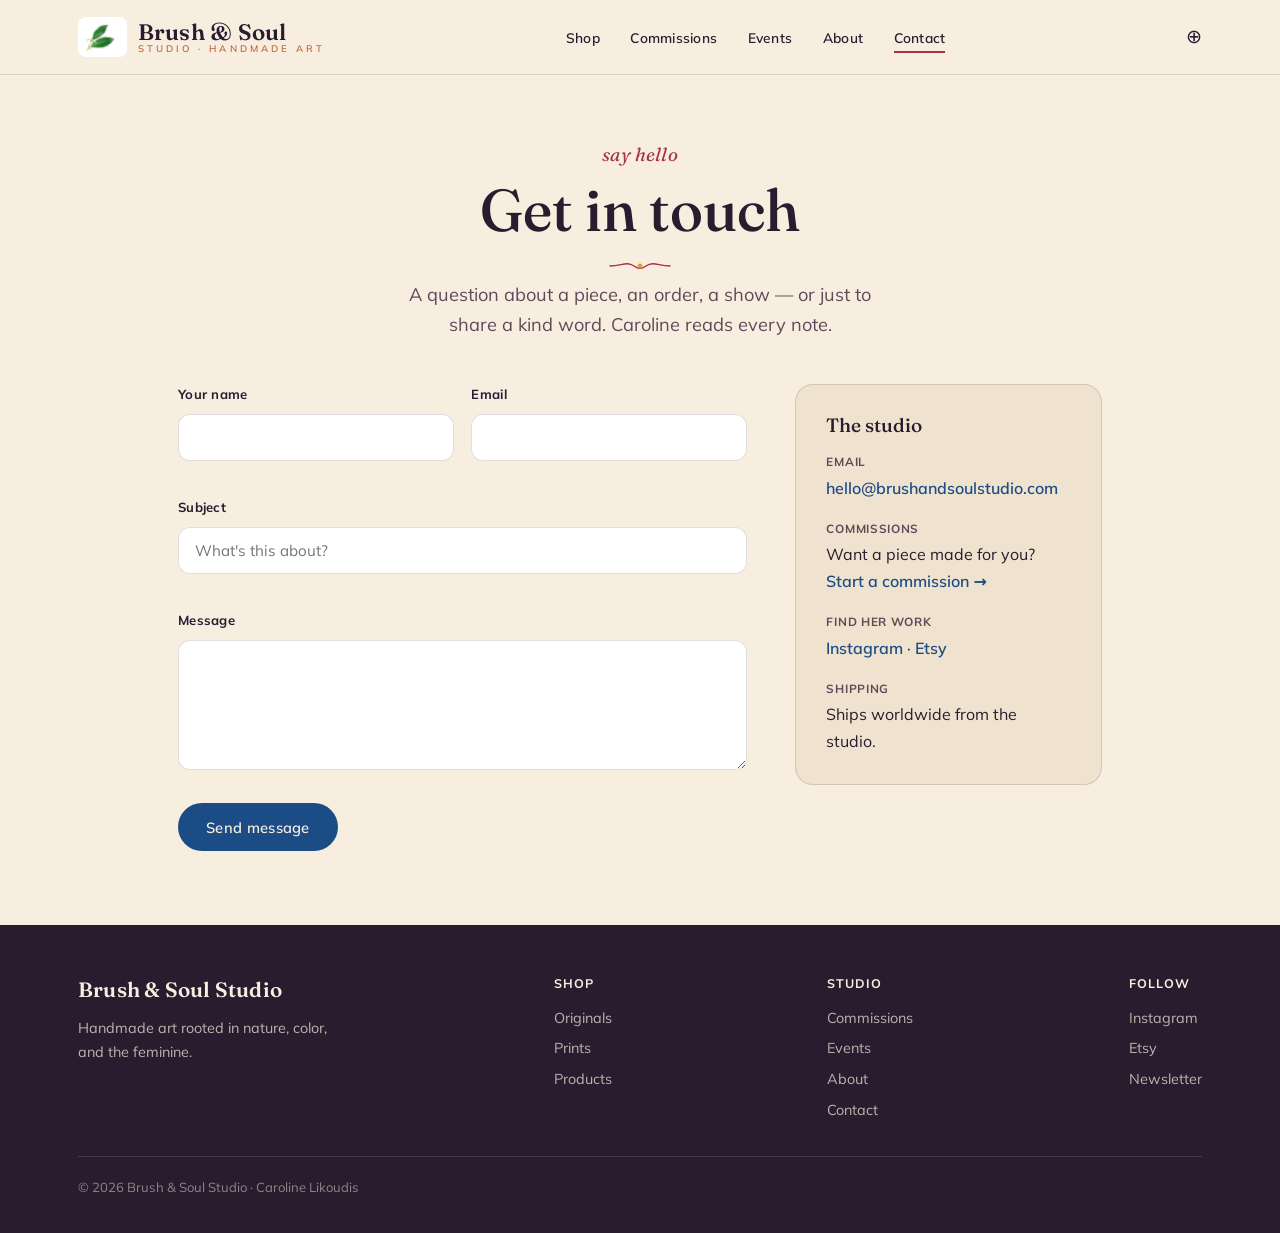
<file: contact.html>
<!DOCTYPE html>
<html lang="en">
<head>
<meta charset="UTF-8">
<meta name="viewport" content="width=device-width, initial-scale=1.0">
<title>Contact — Brush &amp; Soul Studio</title>
<meta name="description" content="Get in touch with Brush & Soul Studio — questions about a piece, an order, or just to say hello.">
<link rel="preconnect" href="https://fonts.googleapis.com">
<link rel="preconnect" href="https://fonts.gstatic.com" crossorigin>
<link href="https://fonts.googleapis.com/css2?family=Fraunces:ital,opsz,wght@0,9..144,400;0,9..144,500;0,9..144,600;1,9..144,400;1,9..144,500&family=Mulish:wght@400;500;600;700&display=swap" rel="stylesheet">
<link rel="stylesheet" href="styles.css">
<link rel="icon" type="image/jpeg" href="assets/logo.jpg">
<meta property="og:type" content="website">
<meta property="og:site_name" content="Brush & Soul Studio">
<meta property="og:title" content="Contact — Brush & Soul Studio">
<meta property="og:description" content="Get in touch with Brush & Soul Studio.">
<meta property="og:image" content="https://liquid1188.github.io/brush-and-soul-studio/assets/persian-hospitality.jpg">
</head>
<body>

<header>
  <div class="wrap nav">
    <a class="brand" href="index.html" aria-label="Brush and Soul Studio home">
      <img src="assets/logo.jpg" alt="" class="brand-mark"><span class="brand-txt">Brush &amp; Soul<small>studio · handmade art</small></span>
    </a>
    <nav aria-label="Primary">
      <ul class="menu">
        <li><a href="shop.html">Shop</a></li>
        <li><a href="commissions.html">Commissions</a></li>
        <li><a href="events.html">Events</a></li>
        <li><a href="about.html">About</a></li>
        <li><a href="contact.html" class="active">Contact</a></li>
      </ul>
    </nav>
    <div class="navbtns">
      <a href="#" class="icon-cart" aria-label="Cart">&#8853;</a>
      <button class="burger" aria-label="Open menu" onclick="document.querySelector('.menu').style.display='flex'">&#9776;</button>
    </div>
  </div>
</header>

<main>

  <section class="page-hero">
    <div class="wrap reveal">
      <span class="eyebrow">say hello</span>
      <h1>Get in touch</h1>
      <p>A question about a piece, an order, a show &mdash; or just to share a kind word. Caroline reads every note.</p>
    </div>
  </section>

  <section style="padding-top:18px">
    <div class="wrap contact-grid">

      <form class="form reveal" style="margin:0" onsubmit="event.preventDefault();this.style.display='none';document.getElementById('thanks').style.display='block'">
        <div class="form-grid">
          <div class="field"><label for="c-name">Your name</label><input id="c-name" required></div>
          <div class="field"><label for="c-email">Email</label><input id="c-email" type="email" required></div>
          <div class="field full"><label for="c-subject">Subject</label><input id="c-subject" placeholder="What's this about?"></div>
          <div class="field full"><label for="c-message">Message</label><textarea id="c-message" required></textarea></div>
        </div>
        <div class="full" style="margin-top:.4rem"><button type="submit" class="btn btn-primary">Send message</button></div>
      </form>

      <div id="thanks" style="display:none">
        <p class="eyebrow">received with thanks</p>
        <h3 style="font-size:1.5rem;margin:.4rem 0 .5rem">Your message is on its way.</h3>
        <p style="color:var(--ink-soft)">Caroline will get back to you soon. <a href="index.html" style="color:var(--lapis);font-weight:600">Back to the studio &rarr;</a></p>
      </div>

      <aside class="contact-aside reveal">
        <h3>The studio</h3>
        <div class="row" style="margin-top:1rem">
          <span class="lbl">Email</span>
          <a href="mailto:hello@brushandsoulstudio.com">hello@brushandsoulstudio.com</a>
        </div>
        <div class="row">
          <span class="lbl">Commissions</span>
          Want a piece made for you? <a href="commissions.html">Start a commission &rarr;</a>
        </div>
        <div class="row">
          <span class="lbl">Find her work</span>
          <a href="https://www.instagram.com/likoudesigns" target="_blank" rel="noopener">Instagram</a> &middot; <a href="https://www.etsy.com/shop/Likoudesigns" target="_blank" rel="noopener">Etsy</a>
        </div>
        <div class="row" style="margin-bottom:0">
          <span class="lbl">Shipping</span>
          Ships worldwide from the studio.
        </div>
      </aside>

    </div>
  </section>

</main>

<footer>
  <div class="wrap">
    <div class="foot-grid">
      <div style="max-width:260px">
        <div class="brand" style="font-family:var(--display);font-size:1.3rem;font-weight:600">Brush &amp; Soul Studio</div>
        <p style="margin-top:.6rem">Handmade art rooted in nature, color, and the feminine.</p>
      </div>
      <div class="foot-col"><h5>Shop</h5><a href="shop.html?category=originals">Originals</a><a href="shop.html?category=prints">Prints</a><a href="shop.html?category=products">Products</a></div>
      <div class="foot-col"><h5>Studio</h5><a href="commissions.html">Commissions</a><a href="events.html">Events</a><a href="about.html">About</a><a href="contact.html">Contact</a></div>
      <div class="foot-col"><h5>Follow</h5><a href="https://www.instagram.com/likoudesigns" target="_blank" rel="noopener">Instagram</a><a href="https://www.etsy.com/shop/Likoudesigns" target="_blank" rel="noopener">Etsy</a><a href="index.html#contact">Newsletter</a></div>
    </div>
    <div class="foot-bottom">&copy; <span id="yr"></span> Brush &amp; Soul Studio &middot; Caroline Likoudis</div>
  </div>
</footer>

<script>
  document.getElementById('yr').textContent=new Date().getFullYear();
  const io=new IntersectionObserver((es)=>{es.forEach(e=>{if(e.isIntersecting){e.target.classList.add('in');io.unobserve(e.target)}})},{threshold:.1});
  document.querySelectorAll('.reveal').forEach(el=>io.observe(el));
</script>
</body>
</html>
</file>
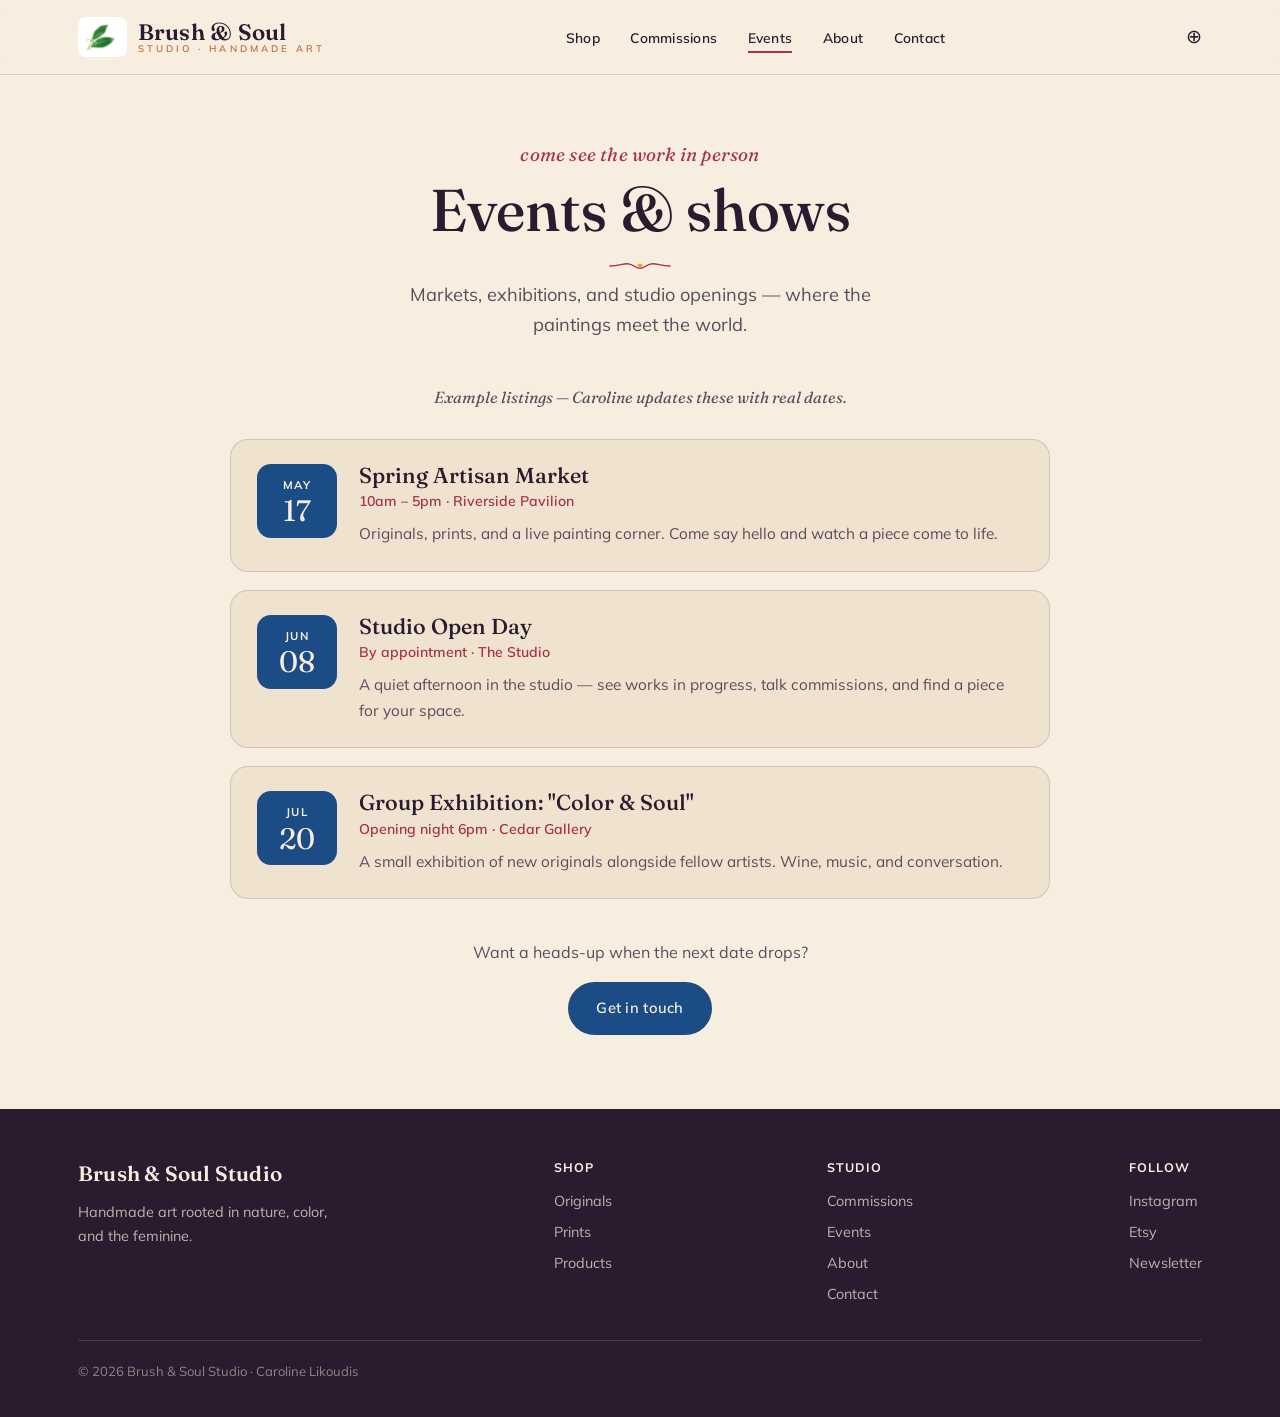
<file: events.html>
<!DOCTYPE html>
<html lang="en">
<head>
<meta charset="UTF-8">
<meta name="viewport" content="width=device-width, initial-scale=1.0">
<title>Events — Brush &amp; Soul Studio</title>
<meta name="description" content="Markets, shows, and studio openings where Caroline's work meets the world.">
<link rel="preconnect" href="https://fonts.googleapis.com">
<link rel="preconnect" href="https://fonts.gstatic.com" crossorigin>
<link href="https://fonts.googleapis.com/css2?family=Fraunces:ital,opsz,wght@0,9..144,400;0,9..144,500;0,9..144,600;1,9..144,400;1,9..144,500&family=Mulish:wght@400;500;600;700&display=swap" rel="stylesheet">
<link rel="stylesheet" href="styles.css">
<link rel="icon" type="image/jpeg" href="assets/logo.jpg">
<meta property="og:type" content="website">
<meta property="og:site_name" content="Brush & Soul Studio">
<meta property="og:title" content="Events — Brush & Soul Studio">
<meta property="og:description" content="Markets, shows, and studio openings where Caroline's work meets the world.">
<meta property="og:image" content="https://liquid1188.github.io/brush-and-soul-studio/assets/persian-hospitality.jpg">
</head>
<body>

<header>
  <div class="wrap nav">
    <a class="brand" href="index.html" aria-label="Brush and Soul Studio home">
      <img src="assets/logo.jpg" alt="" class="brand-mark"><span class="brand-txt">Brush &amp; Soul<small>studio · handmade art</small></span>
    </a>
    <nav aria-label="Primary">
      <ul class="menu">
        <li><a href="shop.html">Shop</a></li>
        <li><a href="commissions.html">Commissions</a></li>
        <li><a href="events.html" class="active">Events</a></li>
        <li><a href="about.html">About</a></li>
        <li><a href="contact.html">Contact</a></li>
      </ul>
    </nav>
    <div class="navbtns">
      <a href="#" class="icon-cart" aria-label="Cart">&#8853;</a>
      <button class="burger" aria-label="Open menu" onclick="document.querySelector('.menu').style.display='flex'">&#9776;</button>
    </div>
  </div>
</header>

<main>

  <section class="page-hero">
    <div class="wrap reveal">
      <span class="eyebrow">come see the work in person</span>
      <h1>Events &amp; shows</h1>
      <p>Markets, exhibitions, and studio openings &mdash; where the paintings meet the world.</p>
    </div>
  </section>

  <section style="padding-top:18px">
    <div class="wrap">
      <p class="events-note reveal">Example listings &mdash; Caroline updates these with real dates.</p>
      <div class="events-list">

        <article class="event reveal">
          <div class="event-date"><div class="m">May</div><div class="d">17</div></div>
          <div class="event-body">
            <h3>Spring Artisan Market</h3>
            <div class="event-meta">10am &ndash; 5pm &middot; Riverside Pavilion</div>
            <p>Originals, prints, and a live painting corner. Come say hello and watch a piece come to life.</p>
          </div>
        </article>

        <article class="event reveal">
          <div class="event-date"><div class="m">Jun</div><div class="d">08</div></div>
          <div class="event-body">
            <h3>Studio Open Day</h3>
            <div class="event-meta">By appointment &middot; The Studio</div>
            <p>A quiet afternoon in the studio &mdash; see works in progress, talk commissions, and find a piece for your space.</p>
          </div>
        </article>

        <article class="event reveal">
          <div class="event-date"><div class="m">Jul</div><div class="d">20</div></div>
          <div class="event-body">
            <h3>Group Exhibition: "Color &amp; Soul"</h3>
            <div class="event-meta">Opening night 6pm &middot; Cedar Gallery</div>
            <p>A small exhibition of new originals alongside fellow artists. Wine, music, and conversation.</p>
          </div>
        </article>

      </div>

      <div style="text-align:center;margin-top:40px" class="reveal">
        <p style="color:var(--ink-soft);margin-bottom:1rem">Want a heads-up when the next date drops?</p>
        <a href="contact.html" class="btn btn-primary">Get in touch</a>
      </div>
    </div>
  </section>

</main>

<footer>
  <div class="wrap">
    <div class="foot-grid">
      <div style="max-width:260px">
        <div class="brand" style="font-family:var(--display);font-size:1.3rem;font-weight:600">Brush &amp; Soul Studio</div>
        <p style="margin-top:.6rem">Handmade art rooted in nature, color, and the feminine.</p>
      </div>
      <div class="foot-col"><h5>Shop</h5><a href="shop.html?category=originals">Originals</a><a href="shop.html?category=prints">Prints</a><a href="shop.html?category=products">Products</a></div>
      <div class="foot-col"><h5>Studio</h5><a href="commissions.html">Commissions</a><a href="events.html">Events</a><a href="about.html">About</a><a href="contact.html">Contact</a></div>
      <div class="foot-col"><h5>Follow</h5><a href="https://www.instagram.com/likoudesigns" target="_blank" rel="noopener">Instagram</a><a href="https://www.etsy.com/shop/Likoudesigns" target="_blank" rel="noopener">Etsy</a><a href="index.html#contact">Newsletter</a></div>
    </div>
    <div class="foot-bottom">&copy; <span id="yr"></span> Brush &amp; Soul Studio &middot; Caroline Likoudis</div>
  </div>
</footer>

<script>
  document.getElementById('yr').textContent=new Date().getFullYear();
  const io=new IntersectionObserver((es)=>{es.forEach(e=>{if(e.isIntersecting){e.target.classList.add('in');io.unobserve(e.target)}})},{threshold:.1});
  document.querySelectorAll('.reveal').forEach(el=>io.observe(el));
</script>
</body>
</html>
</file>
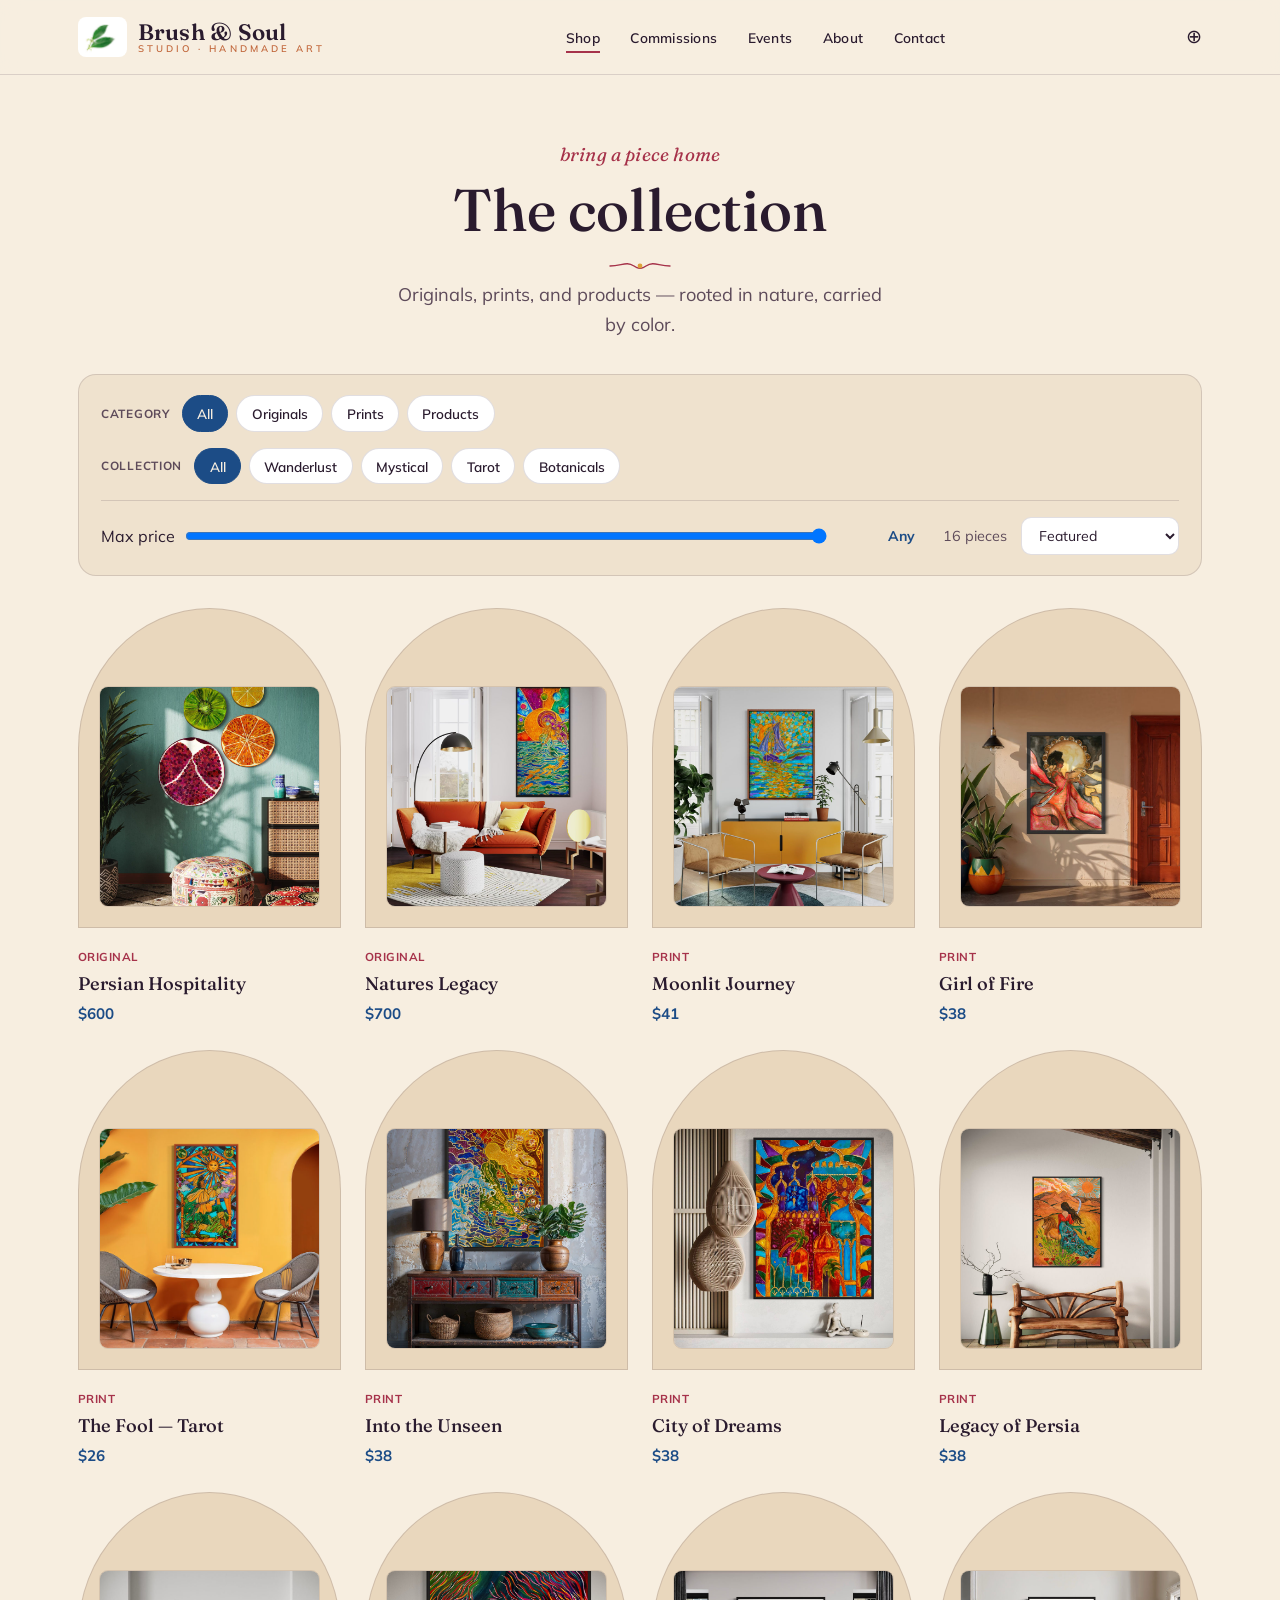
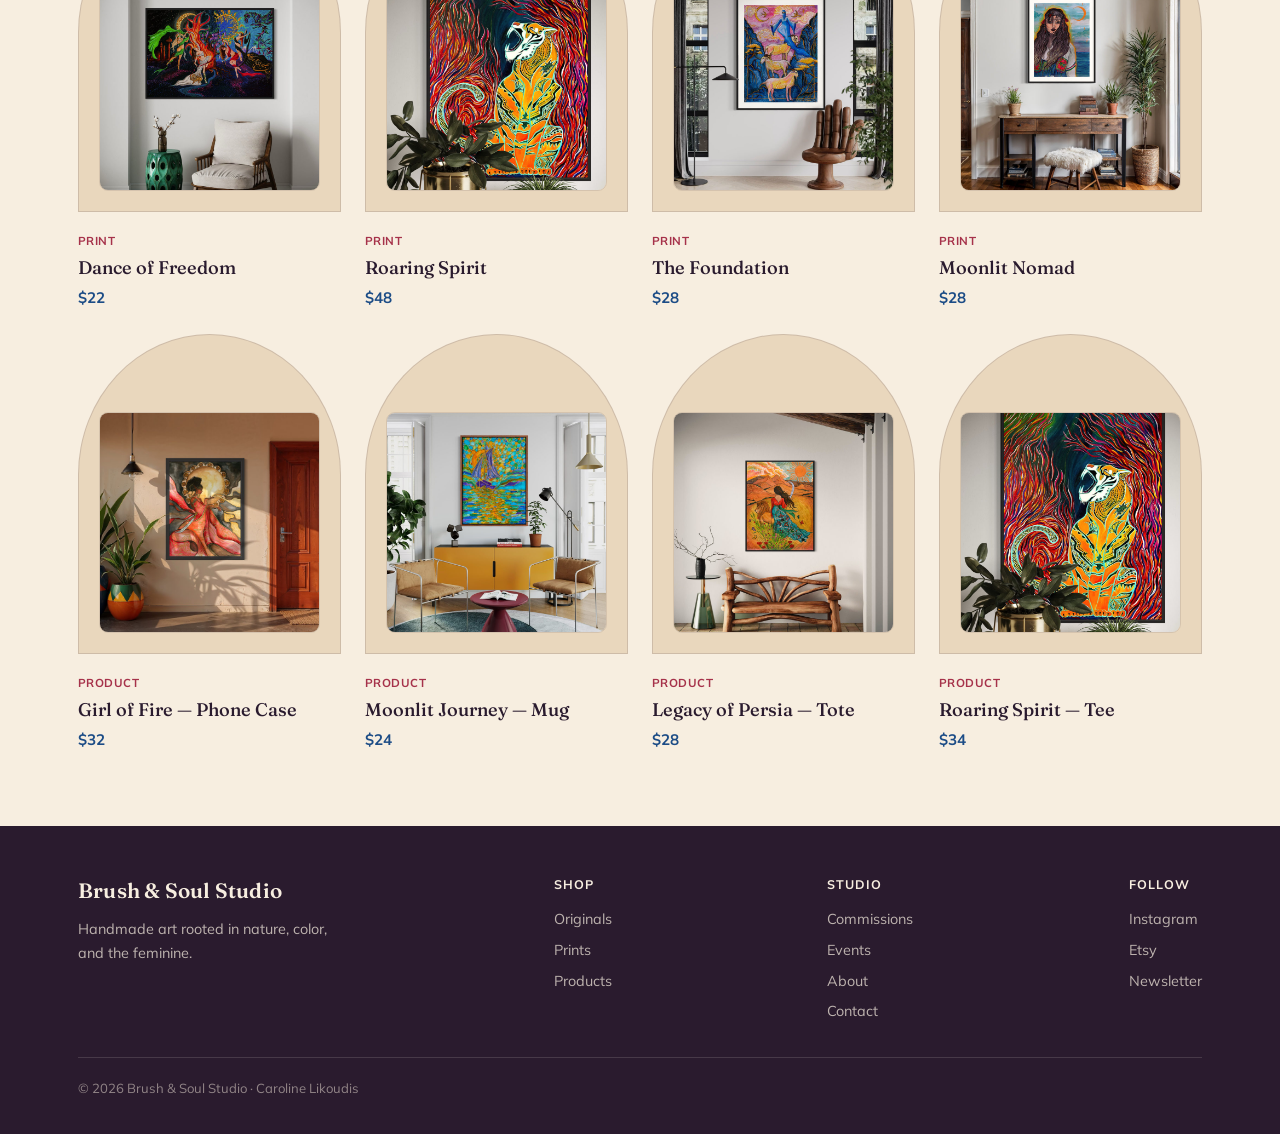
<file: shop.html>
<!DOCTYPE html>
<html lang="en">
<head>
<meta charset="UTF-8">
<meta name="viewport" content="width=device-width, initial-scale=1.0">
<title>Shop — Brush &amp; Soul Studio</title>
<meta name="description" content="Browse original paintings, fine-art prints, and products by Caroline. Filter by collection, type, and price.">
<link rel="preconnect" href="https://fonts.googleapis.com">
<link rel="preconnect" href="https://fonts.gstatic.com" crossorigin>
<link href="https://fonts.googleapis.com/css2?family=Fraunces:ital,opsz,wght@0,9..144,400;0,9..144,500;0,9..144,600;1,9..144,400;1,9..144,500&family=Mulish:wght@400;500;600;700&display=swap" rel="stylesheet">
<link rel="stylesheet" href="styles.css">
<link rel="icon" type="image/jpeg" href="assets/logo.jpg">
<meta property="og:type" content="website">
<meta property="og:site_name" content="Brush & Soul Studio">
<meta property="og:image" content="https://liquid1188.github.io/brush-and-soul-studio/assets/persian-hospitality.jpg">
</head>
<body>

<header>
  <div class="wrap nav">
    <a class="brand" href="index.html" aria-label="Brush and Soul Studio home">
      <img src="assets/logo.jpg" alt="" class="brand-mark"><span class="brand-txt">Brush &amp; Soul<small>studio · handmade art</small></span>
    </a>
    <nav aria-label="Primary">
      <ul class="menu">
        <li><a href="shop.html" class="active">Shop</a></li>
        <li><a href="commissions.html">Commissions</a></li>
        <li><a href="events.html">Events</a></li>
        <li><a href="about.html">About</a></li>
        <li><a href="contact.html">Contact</a></li>
      </ul>
    </nav>
    <div class="navbtns">
      <a href="#" class="icon-cart" aria-label="Cart">&#8853;</a>
      <button class="burger" aria-label="Open menu" onclick="document.querySelector('.menu').style.display='flex'">&#9776;</button>
    </div>
  </div>
</header>

<main>

  <section class="page-hero">
    <div class="wrap">
      <span class="eyebrow">bring a piece home</span>
      <h1>The collection</h1>
      <p>Originals, prints, and products &mdash; rooted in nature, carried by color.</p>
    </div>
  </section>

  <section style="padding-top:8px">
    <div class="wrap">

      <div class="shop-bar">
        <div class="filter-group">
          <span class="lbl">Category</span>
          <div class="seg" id="f-category" role="group" aria-label="Category" style="gap:.5rem">
            <button class="chip" data-v="all" aria-pressed="true">All</button>
            <button class="chip" data-v="originals" aria-pressed="false">Originals</button>
            <button class="chip" data-v="prints" aria-pressed="false">Prints</button>
            <button class="chip" data-v="products" aria-pressed="false">Products</button>
          </div>
        </div>

        <div class="filter-group type-group" id="type-wrap">
          <span class="lbl">Type</span>
          <div class="seg" id="f-type" role="group" aria-label="Product type" style="gap:.5rem">
            <button class="chip" data-v="all" aria-pressed="true">All</button>
            <button class="chip" data-v="phone-case" aria-pressed="false">Phone cases</button>
            <button class="chip" data-v="mug" aria-pressed="false">Mugs</button>
            <button class="chip" data-v="apparel" aria-pressed="false">Apparel</button>
            <button class="chip" data-v="tote" aria-pressed="false">Totes</button>
          </div>
        </div>

        <div class="filter-group">
          <span class="lbl">Collection</span>
          <div class="seg" id="f-collection" role="group" aria-label="Collection" style="gap:.5rem">
            <button class="chip" data-v="all" aria-pressed="true">All</button>
            <button class="chip" data-v="wanderlust" aria-pressed="false">Wanderlust</button>
            <button class="chip" data-v="mystical" aria-pressed="false">Mystical</button>
            <button class="chip" data-v="tarot" aria-pressed="false">Tarot</button>
            <button class="chip" data-v="botanicals" aria-pressed="false">Botanicals</button>
          </div>
        </div>

        <div class="shop-controls">
          <div class="price-control">
            <span class="lbl">Max price</span>
            <input type="range" id="f-price" min="20" max="700" step="1" value="700">
            <span class="val" id="price-val">Any</span>
          </div>
          <div style="display:flex;align-items:center;gap:14px">
            <span class="results-meta" id="results-meta"></span>
            <select class="shop-sort" id="f-sort" aria-label="Sort">
              <option value="featured">Featured</option>
              <option value="low">Price: low to high</option>
              <option value="high">Price: high to low</option>
            </select>
          </div>
        </div>
      </div>

      <div class="shop-grid" id="grid"></div>

    </div>
  </section>

</main>

<footer>
  <div class="wrap">
    <div class="foot-grid">
      <div style="max-width:260px">
        <div class="brand" style="font-family:var(--display);font-size:1.3rem;font-weight:600">Brush &amp; Soul Studio</div>
        <p style="margin-top:.6rem">Handmade art rooted in nature, color, and the feminine.</p>
      </div>
      <div class="foot-col"><h5>Shop</h5><a href="shop.html?category=originals">Originals</a><a href="shop.html?category=prints">Prints</a><a href="shop.html?category=products">Products</a></div>
      <div class="foot-col"><h5>Studio</h5><a href="commissions.html">Commissions</a><a href="events.html">Events</a><a href="about.html">About</a><a href="contact.html">Contact</a></div>
      <div class="foot-col"><h5>Follow</h5><a href="https://www.instagram.com/likoudesigns" target="_blank" rel="noopener">Instagram</a><a href="https://www.etsy.com/shop/Likoudesigns" target="_blank" rel="noopener">Etsy</a><a href="index.html#contact">Newsletter</a></div>
    </div>
    <div class="foot-bottom">&copy; <span id="yr"></span> Brush &amp; Soul Studio &middot; Caroline Likoudis</div>
  </div>
</footer>

<script>
  document.getElementById('yr').textContent = new Date().getFullYear();

  /* Seeded from Caroline's live catalog. Real images + full catalog drop in
     when products are published from Printify; originals are added in admin. */
  const ITEMS = [
    {n:'Persian Hospitality', p:600, c:'originals', col:'wanderlust',  img:'assets/persian-hospitality.jpg'},
    {n:'Natures Legacy',       p:700, c:'originals', col:'botanicals',  img:'assets/natures-legacy.jpg'},
    {n:'Moonlit Journey',      p:41,  c:'prints',    col:'mystical',    img:'assets/moonlit-journey.jpg'},
    {n:'Girl of Fire',         p:38,  c:'prints',    col:'mystical',    img:'assets/girl-of-fire.jpg'},
    {n:'The Fool — Tarot',     p:26,  c:'prints',    col:'tarot',       img:'assets/the-fool.jpg'},
    {n:'Into the Unseen',      p:38,  c:'prints',    col:'mystical',    img:'assets/into-the-unseen.jpg'},
    {n:'City of Dreams',       p:38,  c:'prints',    col:'wanderlust',  img:'assets/city-of-dreams.jpg'},
    {n:'Legacy of Persia',     p:38,  c:'prints',    col:'wanderlust',  img:'assets/legacy-of-persia.jpg'},
    {n:'Dance of Freedom',     p:22,  c:'prints',    col:'mystical',    img:'assets/dance-of-freedom.jpg'},
    {n:'Roaring Spirit',       p:48,  c:'prints',    col:'mystical',    img:'assets/roaring-spirit.jpg'},
    {n:'The Foundation',       p:28,  c:'prints',    col:'botanicals',  img:'assets/the-foundation.jpg'},
    {n:'Moonlit Nomad',        p:28,  c:'prints',    col:'wanderlust',  img:'assets/moonlit-nomad.jpg'},
    {n:'Girl of Fire — Phone Case', p:32, c:'products', col:'mystical',   t:'phone-case', img:'assets/girl-of-fire.jpg'},
    {n:'Moonlit Journey — Mug',     p:24, c:'products', col:'mystical',   t:'mug',        img:'assets/moonlit-journey.jpg'},
    {n:'Legacy of Persia — Tote',   p:28, c:'products', col:'wanderlust', t:'tote',       img:'assets/legacy-of-persia.jpg'},
    {n:'Roaring Spirit — Tee',      p:34, c:'products', col:'mystical',   t:'apparel',    img:'assets/roaring-spirit.jpg'}
  ];
  const TAG = {originals:'Original', prints:'Print', products:'Product'};

  const state = {category:'all', type:'all', collection:'all', price:700, sort:'featured'};

  function syncChips(id, val){
    document.querySelectorAll('#'+id+' .chip').forEach(b =>
      b.setAttribute('aria-pressed', b.dataset.v === val ? 'true' : 'false'));
  }

  function render(){
    document.getElementById('type-wrap').classList.toggle('show', state.category === 'products');

    let list = ITEMS.filter(i =>
      (state.category === 'all' || i.c === state.category) &&
      (state.collection === 'all' || i.col === state.collection) &&
      (state.category !== 'products' || state.type === 'all' || i.t === state.type) &&
      (i.p <= state.price)
    );
    if(state.sort === 'low')  list.sort((a,b) => a.p - b.p);
    if(state.sort === 'high') list.sort((a,b) => b.p - a.p);

    const grid = document.getElementById('grid');
    grid.innerHTML = list.length ? list.map(i => `
      <a class="card" href="#">
        <div class="arch"><img class="art-img" src="${i.img}" alt="${i.n}"></div>
        <span class="tag">${TAG[i.c]}</span>
        <h4>${i.n}</h4>
        <div class="price">$${i.p}</div>
      </a>`).join('') : '<p class="shop-empty">No pieces match yet &mdash; try widening your filters.</p>';

    document.getElementById('results-meta').textContent =
      list.length + (list.length === 1 ? ' piece' : ' pieces');
  }

  function wireChips(id, key){
    document.getElementById(id).addEventListener('click', e => {
      const b = e.target.closest('.chip'); if(!b) return;
      state[key] = b.dataset.v;
      if(key === 'category') { state.type = 'all'; syncChips('f-type','all'); }
      syncChips(id, b.dataset.v);
      render();
    });
  }
  wireChips('f-category','category');
  wireChips('f-type','type');
  wireChips('f-collection','collection');

  const price = document.getElementById('f-price');
  price.addEventListener('input', () => {
    state.price = +price.value;
    document.getElementById('price-val').textContent =
      state.price >= 700 ? 'Any' : '$' + state.price;
    render();
  });
  document.getElementById('f-sort').addEventListener('change', e => {
    state.sort = e.target.value; render();
  });

  /* preselect from URL, e.g. shop.html?category=prints&collection=tarot */
  const q = new URLSearchParams(location.search);
  ['category','collection','type'].forEach(k => {
    const v = q.get(k);
    if(v){ state[k] = v; syncChips('f-' + k, v); }
  });
  render();
</script>
</body>
</html>
</file>
<file: styles.css>
/* Brush & Soul Studio — shared design system (v2: vibrant, jewel/earth, curved) */
:root{
  --parchment:#F7EEE0;
  --parchment-deep:#EFE2CE;
  --ink:#2A1B2E;            /* deep plum */
  --ink-soft:#5E4B5A;
  --lapis:#1C4C86;         /* sapphire */
  --lapis-deep:#143A68;
  --emerald:#1E7A5E;
  --pomegranate:#A6324A;   /* ruby */
  --saffron:#DCA13A;
  --saffron-deep:#C98A22;
  --terracotta:#C2683C;
  --amethyst:#6E4E8F;
  --turquoise:#2E9E94;
  --mat:#E9D7BD;           /* warm sand mat behind art */
  --art-ph:#EFE6D6;        /* placeholder art tint */
  --cats-bg:#F1E4D0;       /* funnel band */
  --line:rgba(42,27,46,0.14);
  --display:"Fraunces",Georgia,serif;
  --body:"Mulish",system-ui,sans-serif;
  --maxw:1180px;
  --flourish:url("data:image/svg+xml,%3Csvg xmlns='http://www.w3.org/2000/svg' width='66' height='16' viewBox='0 0 66 16'%3E%3Cpath d='M3 8 C15 8 19 3 27 8 C31 11 35 11 33 8' fill='none' stroke='%23A6324A' stroke-width='1.4' stroke-linecap='round'/%3E%3Cpath d='M63 8 C51 8 47 3 39 8 C35 11 31 11 33 8' fill='none' stroke='%23A6324A' stroke-width='1.4' stroke-linecap='round'/%3E%3Ccircle cx='33' cy='8' r='2.4' fill='%23DCA13A'/%3E%3C/svg%3E");
}
*{box-sizing:border-box;margin:0;padding:0}
html{scroll-behavior:smooth}
body{font-family:var(--body);color:var(--ink);background:var(--parchment);line-height:1.65;-webkit-font-smoothing:antialiased}
a{color:inherit;text-decoration:none}
img{max-width:100%;display:block}
.wrap{max-width:var(--maxw);margin:0 auto;padding:0 28px}
.eyebrow{font-family:var(--display);font-style:italic;font-weight:400;color:var(--pomegranate);font-size:1.18rem;letter-spacing:.01em}
h1,h2,h3{font-family:var(--display);font-weight:500;line-height:1.08;color:var(--ink)}
.btn{display:inline-flex;align-items:center;gap:.5rem;font-family:var(--body);font-weight:600;font-size:.92rem;letter-spacing:.02em;padding:.85rem 1.7rem;border-radius:2rem;cursor:pointer;border:1.5px solid transparent;transition:transform .18s ease,background .18s ease,color .18s ease}
.btn-primary{background:var(--lapis);color:var(--parchment)}
.btn-primary:hover{background:var(--lapis-deep);transform:translateY(-2px)}
.btn-ghost{border-color:var(--ink);color:var(--ink)}
.btn-ghost:hover{background:var(--ink);color:var(--parchment);transform:translateY(-2px)}
.btn-saffron{background:var(--saffron);color:var(--ink)}
.btn-saffron:hover{background:var(--saffron-deep);transform:translateY(-2px)}
:focus-visible{outline:2.5px solid var(--saffron);outline-offset:3px;border-radius:4px}

/* arch = decorative niche FRAME; square art sits padded inside, never clipped */
.arch{
  border-radius:50% 50% 14px 14px / 44% 44% 0 0;
  background:var(--mat);
  border:1px solid var(--line);
  padding:20px 20px 20px;
  display:flex;align-items:flex-end;justify-content:center;
  overflow:hidden;position:relative;
}
.arch .ph{
  position:static;width:100%;aspect-ratio:1;
  border-radius:9px;background:var(--art-ph);
  border:1.5px solid rgba(42,27,46,.10);
  display:flex;align-items:center;justify-content:center;
  color:var(--ink-soft);font-style:italic;font-family:var(--display);font-size:.9rem;text-align:center;
}
.arch .ph span{background:rgba(255,255,255,.6);padding:.2rem .7rem;border-radius:1rem}
/* fill variant — for hero/portrait images that suit a full-bleed arch */
.arch.fill{padding:0;align-items:stretch}
.arch.fill .ph{aspect-ratio:auto;width:100%;height:100%;border:none;border-radius:0}

/* header */
header{position:sticky;top:0;z-index:50;background:rgba(247,238,224,.9);backdrop-filter:blur(10px);border-bottom:1px solid var(--line)}
.nav{display:flex;align-items:center;justify-content:space-between;height:74px}
.brand{font-family:var(--display);font-weight:600;font-size:1.4rem;letter-spacing:.01em}
.brand small{display:block;font-family:var(--body);font-weight:600;font-size:.6rem;letter-spacing:.32em;text-transform:uppercase;color:var(--terracotta);margin-top:-2px}
.menu{display:flex;align-items:center;gap:1.9rem;list-style:none}
.menu a{font-weight:600;font-size:.86rem;letter-spacing:.02em;padding:.3rem 0;position:relative}
.menu a::after{content:"";position:absolute;left:0;bottom:-2px;width:0;height:1.5px;background:var(--pomegranate);transition:width .22s ease}
.menu a:hover::after,.menu a.active::after{width:100%}
.navbtns{display:flex;align-items:center;gap:1rem}
.icon-cart{font-size:1.2rem}
.burger{display:none;background:none;border:none;font-size:1.5rem;cursor:pointer;color:var(--ink)}

/* hero */
.hero{padding:62px 0 78px}
.hero-grid{display:grid;grid-template-columns:1.05fr .95fr;gap:56px;align-items:center}
.hero h1{font-size:clamp(2.6rem,5.2vw,4.4rem);margin:.7rem 0 1.1rem}
.hero p.lead{font-size:1.2rem;color:var(--ink-soft);max-width:30ch;margin-bottom:1.9rem}
.hero-cta{display:flex;gap:.9rem;flex-wrap:wrap}
.hero-art{height:540px}

/* interior page hero */
.page-hero{padding:64px 0 26px;text-align:center}
.page-hero h1{font-size:clamp(2.3rem,4.6vw,3.7rem);margin:.5rem 0 .4rem}
.page-hero h1::after{content:"";display:block;width:66px;height:16px;margin:16px auto 0;background:var(--flourish) center/contain no-repeat}
.page-hero p{color:var(--ink-soft);font-size:1.14rem;max-width:46ch;margin:0 auto}

/* sections */
section{padding:74px 0}
.sec-head{text-align:center;max-width:640px;margin:0 auto 48px}
.sec-head h2{font-size:clamp(1.9rem,3.6vw,2.8rem);margin:.4rem 0 0}
.sec-head h2::after{content:"";display:block;width:66px;height:16px;margin:16px auto 0;background:var(--flourish) center/contain no-repeat}
.sec-head p{color:var(--ink-soft);margin-top:.8rem}

/* category funnel — scalloped top edge for curvature */
.cats{background:var(--cats-bg);position:relative}
.cats::before{content:"";position:absolute;top:-21px;left:0;right:0;height:22px;background-image:radial-gradient(circle at 22px 22px,var(--cats-bg) 21px,transparent 22px);background-size:44px 22px;background-repeat:repeat-x}
.cat-grid{display:grid;grid-template-columns:repeat(3,1fr);gap:30px}
.cat{display:block;text-align:center;transition:transform .2s ease}
.cat:hover{transform:translateY(-6px)}
.cat .arch{height:360px;margin-bottom:18px}
.cat h3{font-size:1.5rem;margin-bottom:.25rem}
.cat .dot{display:inline-block;width:9px;height:9px;border-radius:50%;margin-right:7px;vertical-align:middle}
.cat p{color:var(--ink-soft);font-size:.95rem}

/* featured cards */
.feat-grid{display:grid;grid-template-columns:repeat(4,1fr);gap:24px}
.card .arch{height:320px;margin-bottom:14px}
.card h4{font-family:var(--display);font-weight:500;font-size:1.14rem}
.card .price{font-weight:700;color:var(--lapis);font-size:.95rem;margin-top:.15rem}
.card .tag{font-size:.72rem;letter-spacing:.04em;text-transform:uppercase;color:var(--pomegranate);font-weight:700}

/* commissions (deep plum band) */
.comm{background:var(--ink);color:var(--parchment)}
.comm h2,.comm h3{color:var(--parchment)}
.comm .eyebrow{color:var(--saffron)}
.comm .sec-head p{color:rgba(247,238,224,.72)}
.comm .sec-head h2::after{filter:none}
.comm-grid{display:grid;grid-template-columns:.9fr 1.1fr;gap:54px;align-items:start}
.steps{list-style:none;display:grid;gap:1.1rem}
.steps li{display:flex;gap:1rem;align-items:flex-start}
.steps .n{font-family:var(--display);font-size:1.5rem;color:var(--saffron);line-height:1;min-width:1.6rem}
.steps strong{display:block;font-weight:700;margin-bottom:.1rem}
.steps span{color:rgba(247,238,224,.7);font-size:.92rem}
.ptable{width:100%;border-collapse:collapse;margin:.4rem 0 1.6rem;font-size:.95rem}
.ptable th,.ptable td{text-align:left;padding:.85rem .6rem;border-bottom:1px solid rgba(247,238,224,.16)}
.ptable th{font-weight:700;font-size:.74rem;letter-spacing:.06em;text-transform:uppercase;color:rgba(247,238,224,.6)}
.ptable .dim{font-weight:600}
.ptable .aka{color:rgba(247,238,224,.5);font-size:.84rem}
.ptable .amt{font-family:var(--display);font-weight:600;color:var(--saffron);font-size:1.1rem;text-align:right}
.comm small.note{color:rgba(247,238,224,.6);font-size:.85rem}
.ptable-light th,.ptable-light td{border-bottom:1px solid var(--line)}
.ptable-light th{color:var(--ink-soft)}
.ptable-light .aka{color:var(--ink-soft)}
.ptable-light .amt{color:var(--lapis)}

/* estimator */
.estimator{background:var(--parchment-deep);border:1px solid var(--line);border-radius:22px;padding:32px}
.estimator h3{font-size:1.4rem;margin-bottom:.3rem}
.estimator .sub{color:var(--ink-soft);font-size:.92rem;margin-bottom:1.3rem}
.field{margin-bottom:1.2rem}
.field > label{display:block;font-weight:700;font-size:.82rem;letter-spacing:.02em;margin-bottom:.5rem}
.seg{display:flex;flex-wrap:wrap;gap:.5rem}
.seg button{font-family:var(--body);font-weight:600;font-size:.85rem;padding:.55rem .9rem;border:1.5px solid var(--line);background:#fff;color:var(--ink);border-radius:1.5rem;cursor:pointer;transition:all .15s ease}
.seg button[aria-pressed="true"]{background:var(--lapis);color:var(--parchment);border-color:var(--lapis)}
.est-out{margin-top:1.4rem;background:#fff;border:1px solid var(--line);border-radius:16px;padding:20px 22px}
.est-out .row{display:flex;justify-content:space-between;align-items:baseline;gap:1rem}
.est-out .lab{color:var(--ink-soft);font-size:.9rem}
.est-out .big{font-family:var(--display);font-weight:600;font-size:2rem;color:var(--lapis)}
.est-out .range{font-family:var(--display);font-weight:500;font-size:1.05rem;color:var(--pomegranate)}
.est-out .exp{margin-top:.7rem;color:var(--ink-soft);font-size:.86rem;line-height:1.5}

/* forms */
.form{max-width:680px;margin:0 auto}
.form-grid{display:grid;grid-template-columns:1fr 1fr;gap:1.1rem}
.form .field label{font-weight:700;font-size:.82rem}
.form input,.form select,.form textarea{width:100%;padding:.8rem 1rem;border:1.5px solid var(--line);border-radius:12px;font-family:var(--body);font-size:.95rem;background:#fff;color:var(--ink)}
.form textarea{min-height:130px;resize:vertical}
.form .full{grid-column:1 / -1}
.form .help{font-size:.8rem;color:var(--ink-soft);margin-top:.3rem}

/* collections — jewel/earth tiles */
.coll-grid{display:grid;grid-template-columns:repeat(4,1fr);gap:22px}
.coll{height:180px;border-radius:18px;display:flex;align-items:flex-end;padding:18px;color:#fff;font-family:var(--display);font-weight:600;font-size:1.3rem;border:1px solid var(--line);transition:transform .2s ease}
.coll:hover{transform:translateY(-5px)}
.c-persian{background:var(--lapis)}
.c-mystical{background:var(--amethyst)}
.c-tarot{background:var(--pomegranate)}
.c-floral{background:var(--emerald)}

/* split panels */
.split{display:grid;grid-template-columns:1fr 1fr;gap:40px}
.panel{background:var(--parchment-deep);border:1px solid var(--line);border-radius:22px;padding:40px}
.panel .eyebrow{font-size:1rem}
.panel h3{font-size:1.7rem;margin:.3rem 0 .8rem}
.panel p{color:var(--ink-soft);margin-bottom:1.3rem}
.about-quote{font-family:var(--display);font-style:italic;font-size:1.15rem;color:var(--ink);border-left:2px solid var(--saffron);padding-left:1rem;margin-bottom:1.3rem}

/* about prose */
.prose{max-width:680px;margin:0 auto;font-size:1.14rem;color:var(--ink-soft)}
.prose p{margin-bottom:1.3rem}
.prose .pull{font-family:var(--display);font-style:italic;font-size:1.5rem;color:var(--ink);line-height:1.3;margin:2rem 0;text-align:center}
.about-grid{display:grid;grid-template-columns:.8fr 1.2fr;gap:48px;align-items:center}
.about-grid .arch{height:480px}

/* faq */
.faq{max-width:760px;margin:0 auto}
.faq details{border-bottom:1px solid var(--line);padding:1.1rem 0}
.faq summary{font-family:var(--display);font-weight:500;font-size:1.2rem;cursor:pointer;list-style:none;display:flex;justify-content:space-between;align-items:center}
.faq summary::-webkit-details-marker{display:none}
.faq summary::after{content:"+";color:var(--pomegranate);font-size:1.4rem;font-family:var(--body)}
.faq details[open] summary::after{content:"\2013"}
.faq p{color:var(--ink-soft);padding-top:.7rem}

/* newsletter + footer */
.news{background:var(--lapis);color:var(--parchment);text-align:center}
.news h2{color:var(--parchment);font-size:clamp(1.8rem,3.4vw,2.5rem);margin-bottom:.6rem}
.news h2::after{content:"";display:block;width:66px;height:16px;margin:14px auto 0;background:var(--flourish) center/contain no-repeat}
.news p{color:rgba(247,238,224,.85);max-width:42ch;margin:0 auto 1.6rem}
.news form{display:flex;gap:.7rem;max-width:440px;margin:0 auto;flex-wrap:wrap;justify-content:center}
.news input{flex:1;min-width:200px;padding:.85rem 1.1rem;border-radius:2rem;border:none;font-family:var(--body);font-size:.95rem}
.news .btn-primary{background:var(--saffron);color:var(--ink)}
.news .btn-primary:hover{background:var(--saffron-deep)}
footer{background:var(--ink);color:rgba(247,238,224,.72);padding:48px 0 34px;font-size:.9rem}
.foot-grid{display:flex;justify-content:space-between;gap:30px;flex-wrap:wrap;margin-bottom:26px}
footer a:hover{color:var(--saffron)}
footer .brand{color:var(--parchment)}
.foot-col h5{color:var(--parchment);font-family:var(--body);font-size:.78rem;letter-spacing:.08em;text-transform:uppercase;margin-bottom:.8rem}
.foot-col a{display:block;margin-bottom:.45rem}
.foot-bottom{border-top:1px solid rgba(247,238,224,.14);padding-top:20px;font-size:.82rem;color:rgba(247,238,224,.5)}

.reveal{opacity:0;transform:translateY(18px);transition:opacity .7s ease,transform .7s ease}
.reveal.in{opacity:1;transform:none}

@media(max-width:900px){
  .hero-grid{grid-template-columns:1fr;gap:34px}
  .hero-art{height:400px;order:-1}
  .comm-grid{grid-template-columns:1fr;gap:34px}
  .feat-grid{grid-template-columns:repeat(2,1fr)}
  .coll-grid{grid-template-columns:repeat(2,1fr)}
  .split,.about-grid,.form-grid{grid-template-columns:1fr}
  .about-grid .arch{height:360px;order:-1}
  .menu{display:none}
  .burger{display:block}
}
@media(max-width:560px){
  .cat-grid{grid-template-columns:1fr;gap:22px}
  .feat-grid{grid-template-columns:1fr 1fr}
}
@media(prefers-reduced-motion:reduce){
  *{scroll-behavior:auto}
  .reveal{opacity:1;transform:none;transition:none}
  .btn,.cat,.coll{transition:none}
}

/* shop / catalog */
.shop-bar{background:var(--parchment-deep);border:1px solid var(--line);border-radius:18px;padding:20px 22px;margin-bottom:32px;display:grid;gap:16px}
.filter-group{display:flex;align-items:center;gap:8px;flex-wrap:wrap}
.filter-group > .lbl{font-weight:700;font-size:.74rem;letter-spacing:.06em;text-transform:uppercase;color:var(--ink-soft);margin-right:4px}
.chip{font-family:var(--body);font-weight:600;font-size:.84rem;padding:.45rem .9rem;border:1.5px solid var(--line);background:#fff;color:var(--ink);border-radius:1.5rem;cursor:pointer;transition:all .15s ease}
.chip[aria-pressed="true"]{background:var(--lapis);color:var(--parchment);border-color:var(--lapis)}
.shop-controls{display:flex;flex-wrap:wrap;gap:16px 28px;align-items:center;justify-content:space-between;border-top:1px solid var(--line);padding-top:16px}
.price-control{display:flex;align-items:center;gap:10px;min-width:260px;flex:1}
.price-control input[type=range]{flex:1}
.price-control .val{font-weight:700;font-size:.88rem;min-width:78px;text-align:right;color:var(--lapis)}
.results-meta{color:var(--ink-soft);font-size:.9rem}
.shop-sort{padding:.5rem .8rem;border:1.5px solid var(--line);border-radius:10px;background:#fff;font-family:var(--body);font-size:.88rem;color:var(--ink)}
.shop-grid{display:grid;grid-template-columns:repeat(4,1fr);gap:24px}
.shop-empty{grid-column:1/-1;text-align:center;color:var(--ink-soft);padding:50px 0;font-family:var(--display);font-style:italic;font-size:1.2rem}
.type-group{display:none}
.type-group.show{display:flex}
@media(max-width:900px){.shop-grid{grid-template-columns:repeat(2,1fr)}}

/* real imagery */
.brand{display:flex;align-items:center;gap:11px}
.brand-mark{height:40px;width:auto;border-radius:8px;display:block}
.brand-txt{display:flex;flex-direction:column;line-height:1.05}
.arch img{display:block}
.arch .art-img{width:100%;aspect-ratio:1;object-fit:cover;border-radius:9px;border:1.5px solid rgba(42,27,46,.10)}
.arch.fill .art-img{aspect-ratio:auto;width:100%;height:100%;object-fit:cover;border:none;border-radius:0}

/* events */
.events-list{max-width:820px;margin:0 auto;display:grid;gap:18px}
.event{display:flex;gap:22px;align-items:flex-start;background:var(--parchment-deep);border:1px solid var(--line);border-radius:18px;padding:24px 26px}
.event-date{flex-shrink:0;width:80px;text-align:center;background:var(--lapis);color:var(--parchment);border-radius:14px;padding:12px 0}
.event-date .m{font-size:.7rem;letter-spacing:.1em;text-transform:uppercase;font-weight:700}
.event-date .d{font-family:var(--display);font-size:1.85rem;line-height:1;margin-top:2px}
.event-body h3{font-size:1.35rem;margin-bottom:.2rem}
.event-meta{color:var(--pomegranate);font-weight:600;font-size:.88rem;margin-bottom:.5rem}
.event-body p{color:var(--ink-soft);font-size:.96rem}
.events-note{text-align:center;font-family:var(--display);font-style:italic;color:var(--ink-soft);margin-bottom:28px}
/* contact */
.contact-grid{display:grid;grid-template-columns:1.3fr .7fr;gap:48px;align-items:start;max-width:980px;margin:0 auto}
.contact-aside{background:var(--parchment-deep);border:1px solid var(--line);border-radius:18px;padding:30px}
.contact-aside h3{font-size:1.2rem;margin:0 0 .3rem}
.contact-aside .row{margin-bottom:1.1rem}
.contact-aside .lbl{font-weight:700;font-size:.74rem;letter-spacing:.06em;text-transform:uppercase;color:var(--ink-soft);display:block;margin-bottom:.2rem}
.contact-aside a{color:var(--lapis);font-weight:600}
@media(max-width:760px){.contact-grid{grid-template-columns:1fr}}
</file>
